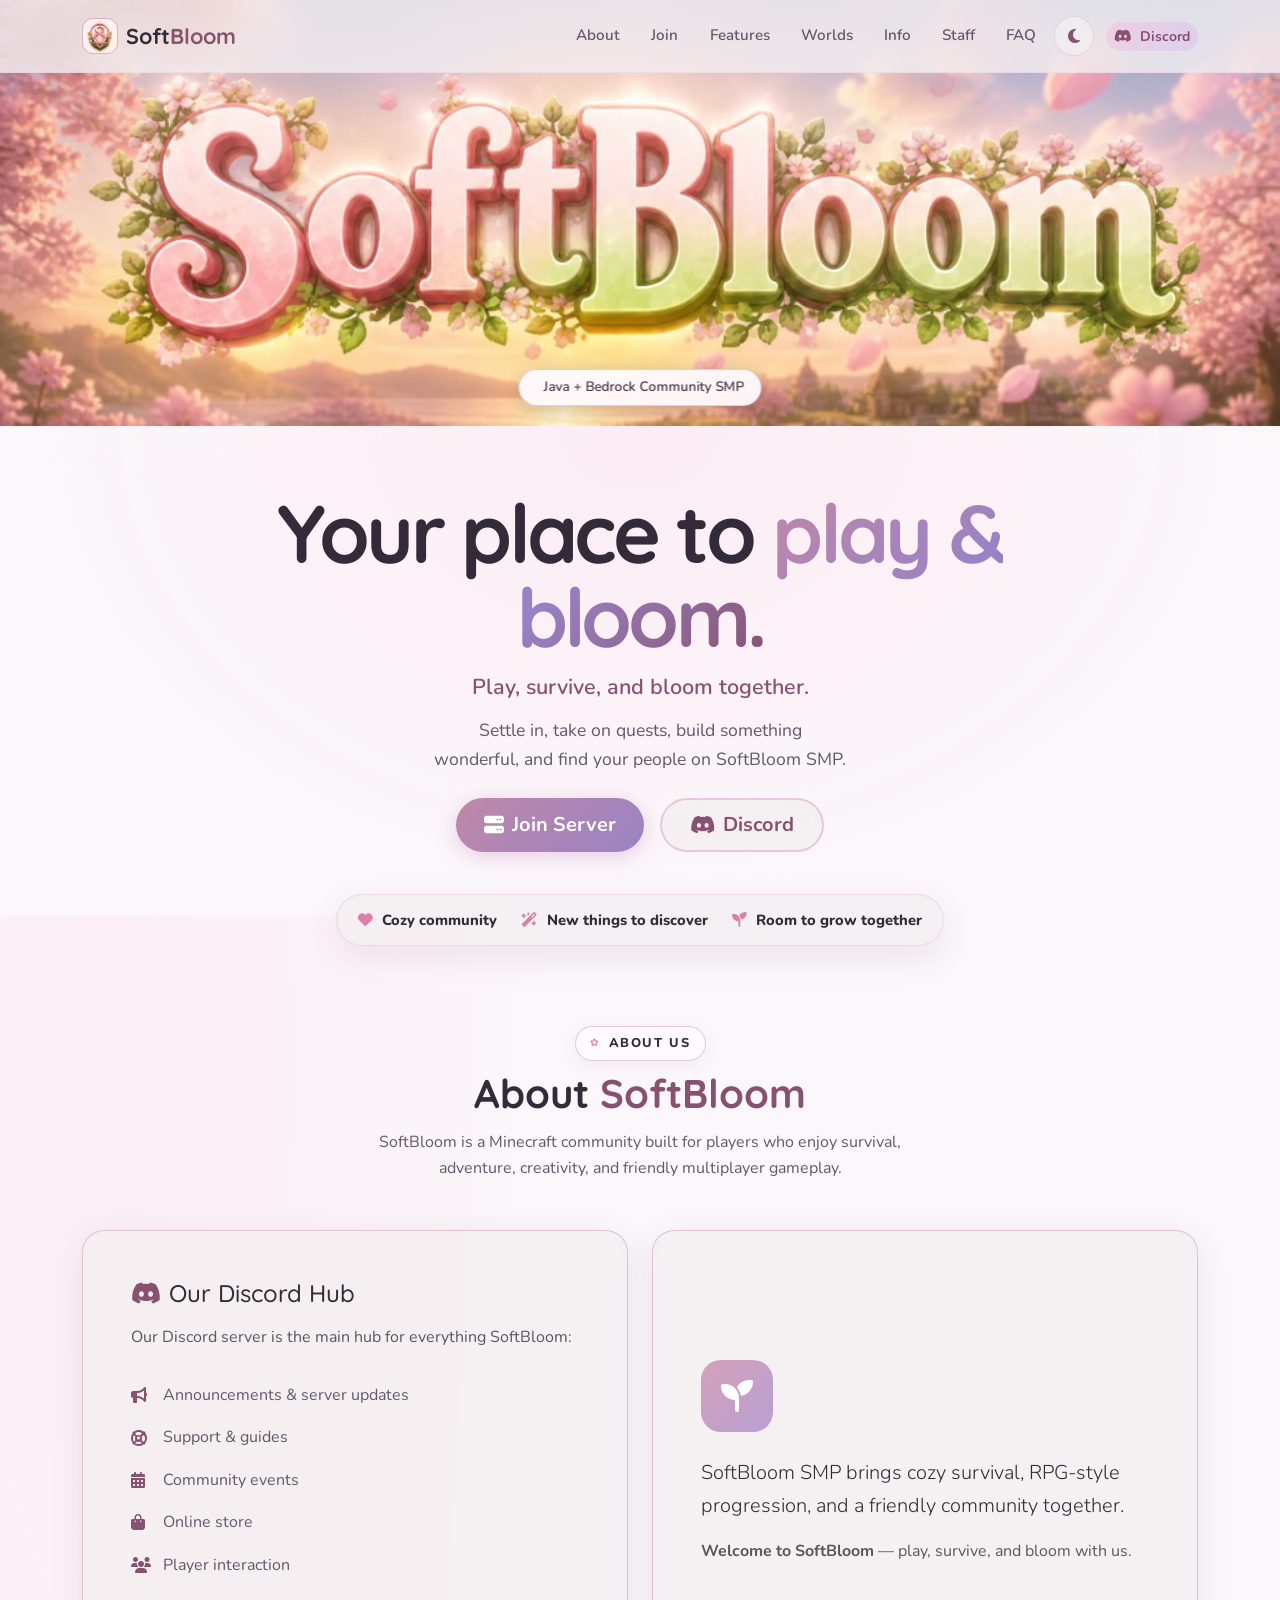
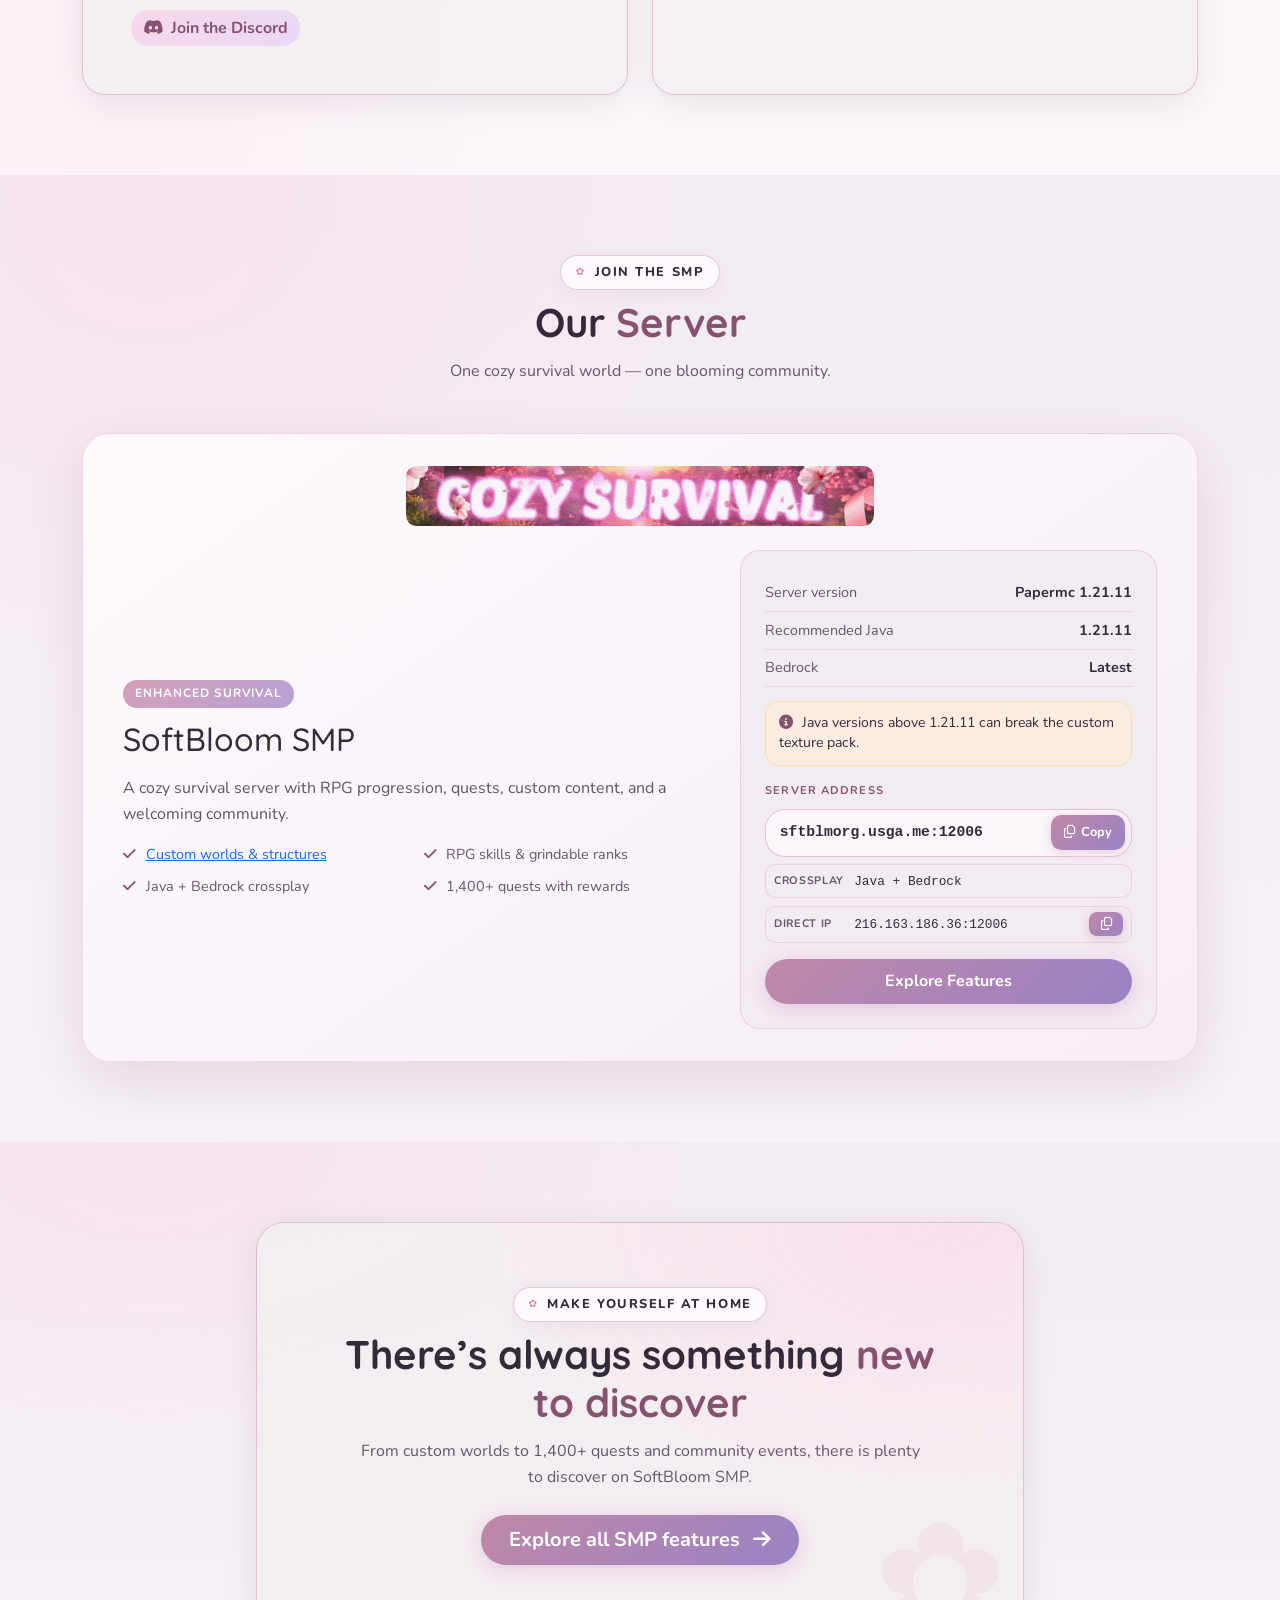
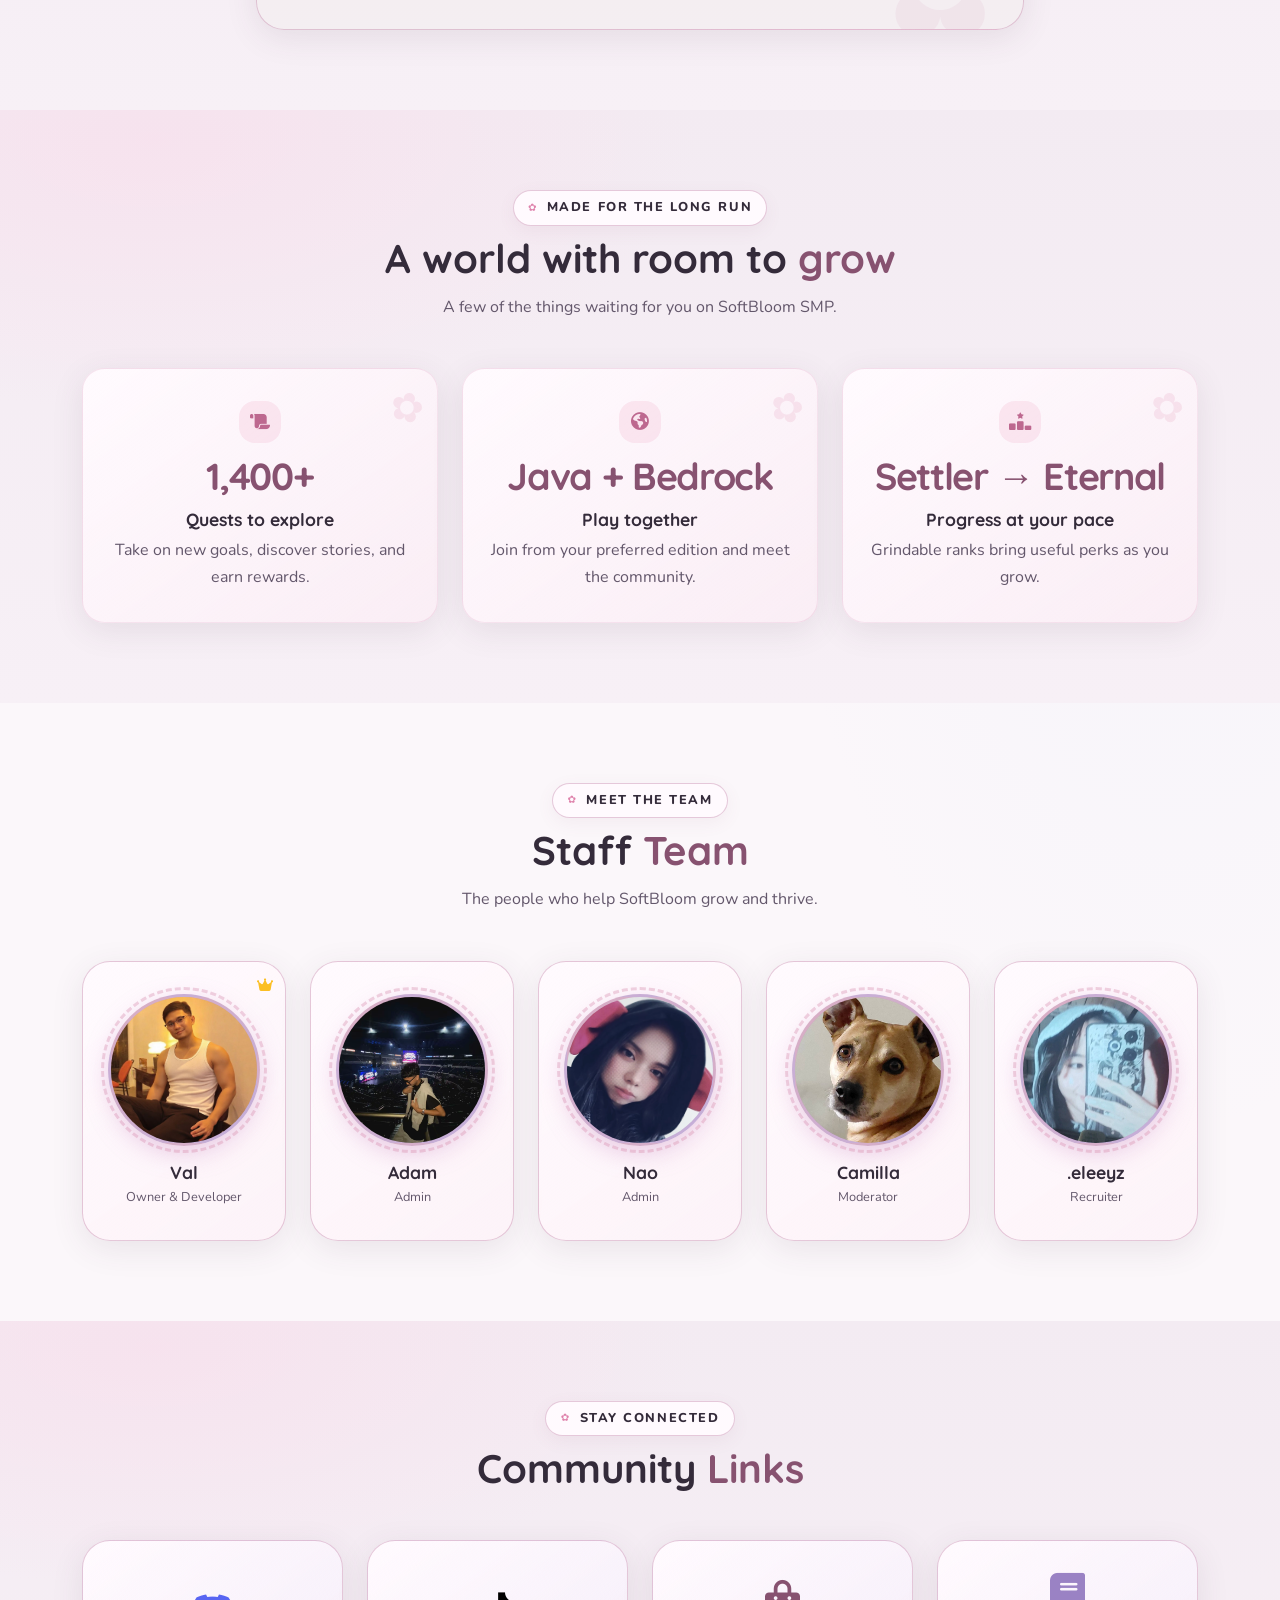
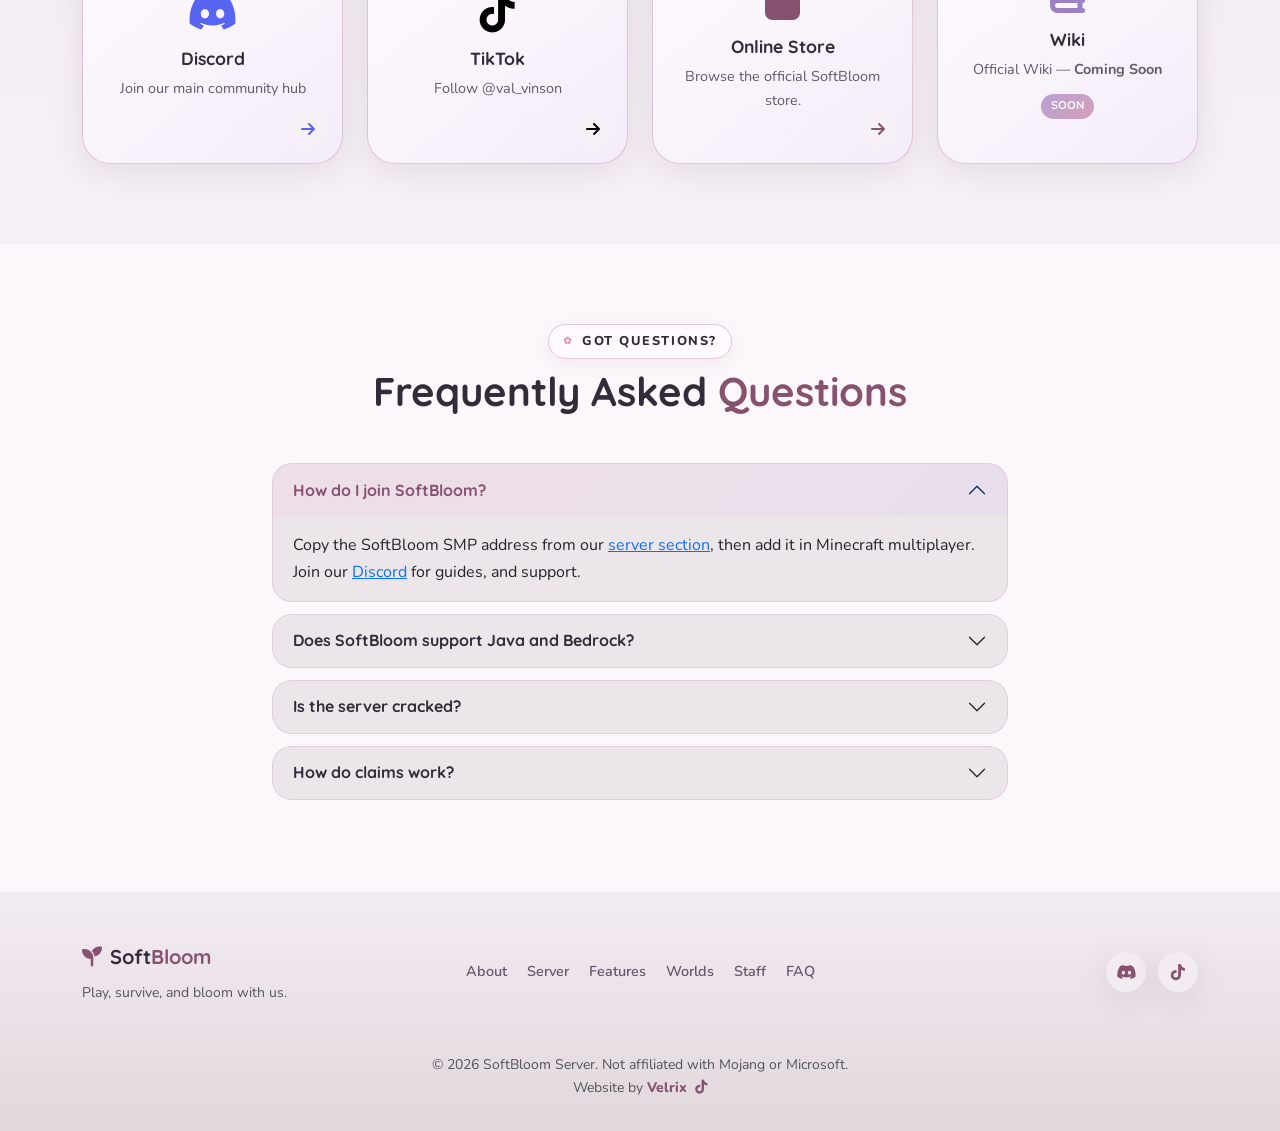
<file: index.html>
<!DOCTYPE html>
<html lang="en" data-theme="light">
<head>
  <meta charset="UTF-8">
  <meta name="viewport" content="width=device-width, initial-scale=1.0">
  <meta name="description" content="Join SoftBloom SMP: a cozy, community-first Minecraft survival server with 1,400+ quests, custom worlds, Java and Bedrock crossplay, and more.">
  <title>SoftBloom SMP — Play, Survive, and Bloom Together</title>
  <link rel="icon" href="logo/SoftBloom_Logo2.png" type="image/png">

  <link rel="preconnect" href="https://fonts.googleapis.com">
  <link rel="preconnect" href="https://fonts.gstatic.com" crossorigin>
  <link href="https://fonts.googleapis.com/css2?family=Nunito:wght@400;600;700;800&family=Quicksand:wght@500;600;700&display=swap" rel="stylesheet">

  <link href="https://cdn.jsdelivr.net/npm/bootstrap@5.3.3/dist/css/bootstrap.min.css" rel="stylesheet" integrity="sha384-QWTKZyjpPEjISv5WaRU9OFeRpok6YctnYmDr5pNlyT2bRjXh0JMhjY6hW+ALEwIH" crossorigin="anonymous">
  <link href="https://cdn.jsdelivr.net/npm/aos@2.3.4/dist/aos.css" rel="stylesheet">
  <link href="https://cdnjs.cloudflare.com/ajax/libs/font-awesome/6.5.2/css/all.min.css" rel="stylesheet">

  <link rel="stylesheet" href="css/style.css">
  <meta name="color-scheme" content="light dark">
  <meta name="theme-color" content="#fbf7fa">
  <script>
    (function () {
      var stored = localStorage.getItem("softbloom-theme");
      var prefersDark = window.matchMedia("(prefers-color-scheme: dark)").matches;
      var theme = stored === "dark" || stored === "light" ? stored : prefersDark ? "dark" : "light";
      document.documentElement.setAttribute("data-theme", theme);
    })();
  </script>
</head>
<body>

  <div class="scroll-progress" aria-hidden="true"></div>
  <div class="petal-layer" aria-hidden="true"></div>
  <div class="particle-field" aria-hidden="true"></div>

  <!-- Navbar -->
  <nav class="navbar navbar-expand-lg fixed-top glass-nav" id="mainNav">
    <div class="container">
      <a class="navbar-brand d-flex align-items-center gap-2" href="#hero">
        <span class="brand-icon brand-logo-wrap"><img src="logo/SoftBloom_Logo2.png" class="brand-logo" alt="" aria-hidden="true"></span>
        <span class="brand-text">Soft<span class="text-accent">Bloom</span></span>
      </a>
      <button class="navbar-toggler border-0 shadow-none" type="button" data-bs-toggle="collapse" data-bs-target="#navMenu" aria-controls="navMenu" aria-expanded="false" aria-label="Toggle navigation">
        <span class="navbar-toggler-icon"></span>
      </button>
      <div class="collapse navbar-collapse" id="navMenu">
        <ul class="navbar-nav ms-auto align-items-lg-center gap-lg-1">
          <li class="nav-item"><a class="nav-link" href="#about">About</a></li>
          <li class="nav-item"><a class="nav-link" href="#servers">Join</a></li>
          <li class="nav-item"><a class="nav-link" href="features.html">Features</a></li>
          <li class="nav-item"><a class="nav-link" href="worlds.html">Worlds</a></li>
          <li class="nav-item"><a class="nav-link" href="#info">Info</a></li>
          <li class="nav-item"><a class="nav-link" href="#staff">Staff</a></li>
          <li class="nav-item"><a class="nav-link" href="#faq">FAQ</a></li>
          <li class="nav-item">
            <button type="button" class="btn btn-theme-toggle" id="themeToggle" aria-label="Switch to dark mode" title="Toggle dark mode">
              <i class="fa-solid fa-moon theme-icon-dark" aria-hidden="true"></i>
              <i class="fa-solid fa-sun theme-icon-light" aria-hidden="true"></i>
            </button>
          </li>
          <li class="nav-item ms-lg-2">
            <a class="btn btn-soft btn-sm" href="https://dsc.gg/softbloom" target="_blank" rel="noopener noreferrer">
              <i class="fa-brands fa-discord me-1"></i> Discord
            </a>
          </li>
        </ul>
      </div>
    </div>
  </nav>

  <!-- Hero -->
  <header id="hero" class="hero-section">
    <div class="hero-bg">
      <img src="logo/banner.png" alt="SoftBloom floral banner" class="hero-banner-bg" width="1920" height="600" loading="eager" fetchpriority="high">
      <span class="hero-badge"><i class="fa-solid fa-sparkles" aria-hidden="true"></i> Java + Bedrock Community SMP</span>
    </div>
  </header>

  <section class="hero-intro">
    <div class="container hero-content">
      <div class="row justify-content-center text-center">
        <div class="col-lg-10" data-aos="fade-up" data-aos-duration="900">
          <h1 class="hero-title"><span class="visually-hidden">SoftBloom SMP: </span>Your place to <span class="gradient-text">play &amp; bloom.</span></h1>
          <p class="hero-tagline lead">Play, survive, and bloom together.</p>
          <p class="hero-desc mx-auto">Settle in, take on quests, build something wonderful, and find your people on SoftBloom SMP.</p>
          <div class="hero-actions d-flex flex-wrap justify-content-center gap-3 mt-4">
            <a href="#servers" class="btn btn-primary-soft btn-lg"><i class="fa-solid fa-server me-2" aria-hidden="true"></i>Join Server</a>
            <a href="https://dsc.gg/softbloom" class="btn btn-outline-soft btn-lg" target="_blank" rel="noopener noreferrer"><i class="fa-brands fa-discord me-2" aria-hidden="true"></i>Discord</a>
          </div>
        </div>
      </div>
    </div>
  </section>

  <section class="featured-community" data-visible-through="2026-09-28" hidden aria-labelledby="community-spotlight-title">
    <div class="container">
      <div class="section-header text-center mb-4">
        <span class="section-label">Community Spotlight</span>
        <h2 class="section-title" id="community-spotlight-title">SoftBloom, <span class="text-accent">together</span></h2>
      </div>
      <figure class="featured-community-figure mb-0">
        <img src="pictures/community-spotlight.jpg" alt="SoftBloom players gathered together beneath the night sky" class="featured-community-image" width="1920" height="1080" loading="lazy">
        <figcaption>A little snapshot of the SoftBloom community.</figcaption>
      </figure>
    </div>
  </section><div class="bloom-ribbon container" aria-label="SoftBloom community highlights"><span><i class="fa-solid fa-heart" aria-hidden="true"></i> Cozy community</span><span><i class="fa-solid fa-wand-magic-sparkles" aria-hidden="true"></i> New things to discover</span><span><i class="fa-solid fa-seedling" aria-hidden="true"></i> Room to grow together</span></div>

<main>

    <!-- About -->
    <section id="about" class="section-padding">
      <div class="container">
        <div class="section-header text-center mb-5" data-aos="fade-up">
          <span class="section-label">About Us</span>
          <h2 class="section-title">About <span class="text-accent">SoftBloom</span></h2>
          <p class="section-subtitle mx-auto">
            SoftBloom is a Minecraft community built for players who enjoy survival, adventure, creativity, and friendly multiplayer gameplay.
          </p>
        </div>
        <div class="row g-4 align-items-stretch">
          <div class="col-lg-6" data-aos="fade-right" data-aos-delay="100">
            <div class="glass-card h-100 p-4 p-lg-5">
              <h3 class="h4 mb-3"><i class="fa-brands fa-discord text-accent me-2"></i>Our Discord Hub</h3>
              <p class="text-muted mb-4">Our Discord server is the main hub for everything SoftBloom:</p>
              <ul class="feature-list">
                <li><i class="fa-solid fa-bullhorn"></i> Announcements & server updates</li>
                <li><i class="fa-solid fa-life-ring"></i> Support & guides</li>
                <li><i class="fa-solid fa-calendar-days"></i> Community events</li>
                <li><i class="fa-solid fa-bag-shopping"></i> Online store</li>
                <li><i class="fa-solid fa-users"></i> Player interaction</li>
              </ul>
              <a class="btn btn-soft mt-4" href="https://dsc.gg/softbloom" target="_blank" rel="noopener noreferrer">
                <i class="fa-brands fa-discord me-2" aria-hidden="true"></i>Join the Discord
              </a>
            </div>
          </div>
          <div class="col-lg-6" data-aos="fade-left" data-aos-delay="200">
            <div class="glass-card h-100 p-4 p-lg-5 d-flex flex-column justify-content-center text-center text-lg-start">
              <div class="about-icon-wrap mx-auto mx-lg-0 mb-4">
                <i class="fa-solid fa-seedling"></i>
              </div>
              <p class="lead mb-3">
                SoftBloom SMP brings cozy survival, RPG-style progression, and a friendly community together.
              </p>
              <p class="text-muted mb-0">
                <strong>Welcome to SoftBloom</strong> — play, survive, and bloom with us.
              </p>
            </div>
          </div>
        </div>
      </div>
    </section>

    <!-- Server Overview -->
    <section id="servers" class="section-padding section-alt">
      <div class="container">
        <div class="section-header text-center mb-5" data-aos="fade-up">
          <span class="section-label">Join the SMP</span>
          <h2 class="section-title">Our <span class="text-accent">Server</span></h2>
          <p class="section-subtitle mx-auto">One cozy survival world — one blooming community.</p>
        </div>

        <div data-aos="fade-up" data-aos-delay="150">
          <!-- SoftBloom SMP -->
            <div class="server-card server-card-featured">
              <div class="server-card-banner-wrap"><img src="logo/softbloom.gif" alt="Animated SoftBloom banner" class="server-card-gif" width="468" height="60" loading="lazy"></div>
              <div class="row g-4 align-items-center">
                <div class="col-lg-7">
                  <span class="server-badge">Enhanced Survival</span>
                  <h3 class="h2 mb-3">SoftBloom SMP</h3>
                  <p class="text-muted">
                    A cozy survival server with RPG progression, quests, custom content, and a welcoming community.
                  </p>
                  <ul class="server-features-grid">
                    <li><i class="fa-solid fa-check"></i> <a href="worlds.html">Custom worlds &amp; structures</a></li>
                    <li><i class="fa-solid fa-check"></i> RPG skills & grindable ranks</li>
                    <li><i class="fa-solid fa-check"></i> Java + Bedrock crossplay</li>
                    <li><i class="fa-solid fa-check"></i> 1,400+ quests with rewards</li>
                  </ul>
                </div>
                <div class="col-lg-5">
                  <div class="server-info-panel">
                    <div class="info-row"><span>Server version</span><strong>Papermc 1.21.11</strong></div>
                    <div class="info-row"><span>Recommended Java</span><strong>1.21.11</strong></div>
                    <div class="info-row"><span>Bedrock</span><strong>Latest</strong></div>
<p class="version-note"><i class="fa-solid fa-circle-info" aria-hidden="true"></i> Java versions above 1.21.11 can break the custom texture pack.</p>
                    <div class="server-address mt-3">
                      <span class="server-address-label">Server address</span>
                      <div class="server-address-primary">
                        <div class="server-address-value">
                          <span class="address-host">sftblmorg.usga.me:12006</span>
                        </div>
                        <button type="button" class="btn btn-copy-address" data-copy="sftblmorg.usga.me:12006" aria-label="Copy server address">
                          <i class="fa-regular fa-copy" aria-hidden="true"></i><span>Copy</span>
                        </button>
                      </div>
                      <div class="server-address-secondary">
                        <span class="server-address-meta-label">Crossplay</span>
                        <span class="server-address-meta-value">Java + Bedrock</span>
                      </div>
                      <div class="server-address-secondary">
                        <span class="server-address-meta-label">Direct IP</span>
                        <span class="server-address-meta-value">216.163.186.36:12006</span>
                        <button type="button" class="btn btn-copy-address btn-copy-address-sm" data-copy="216.163.186.36:12006" aria-label="Copy direct IP">
                          <i class="fa-regular fa-copy" aria-hidden="true"></i>
                        </button>
                      </div>
                    </div>
                    <a href="features.html" class="btn btn-primary-soft w-100 mt-3">Explore Features</a>
                  </div>
                </div>
              </div>
            </div>
        </div>
      </div>
    </section>

    <!-- Feature page invitation -->
    <section class="section-padding section-alt">
      <div class="container">
        <div class="feature-invitation text-center" data-aos="fade-up">
          <span class="section-label">Make yourself at home</span>
          <h2 class="section-title">There’s always something <span class="text-accent">new to discover</span></h2>
          <p class="section-subtitle mx-auto mb-4">From custom worlds to 1,400+ quests and community events, there is plenty to discover on SoftBloom SMP.</p>
          <a class="btn btn-primary-soft btn-lg" href="features.html#features">Explore all SMP features <i class="fa-solid fa-arrow-right ms-2" aria-hidden="true"></i></a>
        </div>
      </div>
    </section>

    <!-- Server Highlights -->
    <section id="info" class="section-padding section-alt">
      <div class="container">
        <div class="section-header text-center mb-5" data-aos="fade-up">
          <span class="section-label">Made for the long run</span>
          <h2 class="section-title">A world with room to <span class="text-accent">grow</span></h2>
          <p class="section-subtitle mx-auto">A few of the things waiting for you on SoftBloom SMP.</p>
        </div>
        <div class="row g-4 justify-content-center">
          <div class="col-md-4" data-aos="fade-up" data-aos-delay="0">
            <article class="highlight-card h-100 text-center">
              <span class="highlight-icon" aria-hidden="true"><i class="fa-solid fa-scroll"></i></span>
              <span class="highlight-value">1,400+</span>
              <h3>Quests to explore</h3>
              <p>Take on new goals, discover stories, and earn rewards.</p>
            </article>
          </div>
          <div class="col-md-4" data-aos="fade-up" data-aos-delay="75">
            <article class="highlight-card h-100 text-center">
              <span class="highlight-icon" aria-hidden="true"><i class="fa-solid fa-earth-americas"></i></span>
              <span class="highlight-value">Java <span aria-hidden="true">+</span> Bedrock</span>
              <h3>Play together</h3>
              <p>Join from your preferred edition and meet the community.</p>
            </article>
          </div>
          <div class="col-md-4" data-aos="fade-up" data-aos-delay="150">
            <article class="highlight-card h-100 text-center">
              <span class="highlight-icon" aria-hidden="true"><i class="fa-solid fa-ranking-star"></i></span>
              <span class="highlight-value">Settler → Eternal</span>
              <h3>Progress at your pace</h3>
              <p>Grindable ranks bring useful perks as you grow.</p>
            </article>
          </div>
        </div>
      </div>
    </section>

    <!-- Staff -->
    <section id="staff" class="section-padding">
      <div class="container">
        <div class="section-header text-center mb-5" data-aos="fade-up">
          <span class="section-label">Meet the Team</span>
          <h2 class="section-title">Staff <span class="text-accent">Team</span></h2>
          <p class="section-subtitle mx-auto">The people who help SoftBloom grow and thrive.</p>
        </div>

        <div class="row g-4 justify-content-center">
          
          <div class="col-6 col-md-4 col-lg" data-aos="fade-up" data-aos-delay="0">
            <div class="staff-card">
              <div class="staff-avatar">
                <img src="staff/val.png" alt="Val" />
              </div>
              <h3 class="staff-name">Val</h3>
              <p class="staff-role">Owner & Developer</p>
              <span class="staff-badge"><i class="fa-solid fa-crown"></i></span>
            </div>
          </div>


          <div class="col-6 col-md-4 col-lg" data-aos="fade-up" data-aos-delay="50">
            <div class="staff-card">
              <div class="staff-avatar">
                <img src="staff/adam.png" alt="Adam" />
              </div>
              <h3 class="staff-name">Adam</h3>
              <p class="staff-role">Admin</p>
            </div>
          </div>
          <div class="col-6 col-md-4 col-lg" data-aos="fade-up" data-aos-delay="100">
            <div class="staff-card">
              <div class="staff-avatar">
                <img src="staff/naomi.png" alt="Nao" />
              </div>
              <h3 class="staff-name">Nao</h3>
              <p class="staff-role">Admin</p>
            </div>
          </div>
          <div class="col-6 col-md-4 col-lg" data-aos="fade-up" data-aos-delay="150">
            <div class="staff-card">
              <div class="staff-avatar">
                <img src="staff/camilla.png" alt="Camilla" />
              </div>
              <h3 class="staff-name">Camilla</h3>
              <p class="staff-role">Moderator</p>
            </div>
          </div>
          <div class="col-6 col-md-4 col-lg" data-aos="fade-up" data-aos-delay="200">
            <div class="staff-card">
              <div class="staff-avatar">
                <img src="staff/eleeyz.png" alt="eleeyz" />
              </div>
              <h3 class="staff-name">.eleeyz</h3>
              <p class="staff-role">Recruiter</p>
            </div>
          </div>
        </div>
      </div>
    </section>

    <!-- Community -->
    <section id="community" class="section-padding section-alt">
      <div class="container">
        <div class="section-header text-center mb-5" data-aos="fade-up">
          <span class="section-label">Stay Connected</span>
          <h2 class="section-title">Community <span class="text-accent">Links</span></h2>
        </div>
        <div class="row g-4 justify-content-center">
          <div class="col-md-6 col-lg-3" data-aos="fade-up" data-aos-delay="0">
            <a href="https://dsc.gg/softbloom" class="community-card community-discord" target="_blank" rel="noopener noreferrer">
              <i class="fa-brands fa-discord"></i>
              <h4>Discord</h4>
              <p>Join our main community hub</p>
              <span class="link-arrow"><i class="fa-solid fa-arrow-right"></i></span>
            </a>
          </div>
          <div class="col-md-6 col-lg-3" data-aos="fade-up" data-aos-delay="50">
            <a href="https://www.tiktok.com/@val_vinson" class="community-card community-tiktok" target="_blank" rel="noopener noreferrer">
              <i class="fa-brands fa-tiktok"></i>
              <h4>TikTok</h4>
              <p>Follow @val_vinson</p>
              <span class="link-arrow"><i class="fa-solid fa-arrow-right"></i></span>
            </a>
          </div>
          <div class="col-md-6 col-lg-3" data-aos="fade-up" data-aos-delay="100">
            <a href="https://softbloom.craftingstore.net/" class="community-card community-shop" target="_blank" rel="noopener noreferrer">
              <i class="fa-solid fa-bag-shopping"></i>
              <h4>Online Store</h4>
              <p>Browse the official SoftBloom store.</p>
              <span class="link-arrow"><i class="fa-solid fa-arrow-right"></i></span>
            </a>
          </div>
          <div class="col-md-6 col-lg-3" data-aos="fade-up" data-aos-delay="150">
            <div class="community-card community-wiki">
              <i class="fa-solid fa-book"></i>
              <h4>Wiki</h4>
              <p class="mb-0">Official Wiki — <strong>Coming Soon</strong></p>
              <span class="badge-coming">Soon</span>
            </div>
          </div>
        </div>
      </div>
    </section>

    <!-- FAQ -->
    <section id="faq" class="section-padding">
      <div class="container">
        <div class="section-header text-center mb-5" data-aos="fade-up">
          <span class="section-label">Got Questions?</span>
          <h2 class="section-title">Frequently Asked <span class="text-accent">Questions</span></h2>
        </div>
        <div class="row justify-content-center">
          <div class="col-lg-8" data-aos="fade-up" data-aos-delay="100">
            <div class="accordion soft-accordion" id="faqAccordion">
              <div class="accordion-item">
                <h2 class="accordion-header">
                  <button class="accordion-button" type="button" data-bs-toggle="collapse" data-bs-target="#faq-1" aria-expanded="true">
                    How do I join SoftBloom?
                  </button>
                </h2>
                <div class="accordion-collapse collapse show" id="faq-1" data-bs-parent="#faqAccordion">
                  <div class="accordion-body">
                    Copy the SoftBloom SMP address from our <a href="#servers">server section</a>, then add it in Minecraft multiplayer. Join our <a href="https://dsc.gg/softbloom" target="_blank" rel="noopener">Discord</a> for guides, and support.
                  </div>
                </div>
              </div>
              <div class="accordion-item">
                <h2 class="accordion-header">
                  <button class="accordion-button collapsed" type="button" data-bs-toggle="collapse" data-bs-target="#faq-2">
                    Does SoftBloom support Java and Bedrock?
                  </button>
                </h2>
                <div class="accordion-collapse collapse" id="faq-2" data-bs-parent="#faqAccordion">
                  <div class="accordion-body">
                    Yes! SoftBloom SMP supports Java 1.21.11 and Bedrock (Latest) with crossplay.
                  </div>
                </div>
              </div>
              <div class="accordion-item">
                <h2 class="accordion-header">
                  <button class="accordion-button collapsed" type="button" data-bs-toggle="collapse" data-bs-target="#faq-3">
                    Is the server cracked?
                  </button>
                </h2>
                <div class="accordion-collapse collapse" id="faq-3" data-bs-parent="#faqAccordion">
                  <div class="accordion-body">
                    SoftBloom uses login protection and Discord integration for a secure experience. Please check announcements in our Discord server.
                  </div>
                </div>
              </div>
              <div class="accordion-item">
                <h2 class="accordion-header">
                  <button class="accordion-button collapsed" type="button" data-bs-toggle="collapse" data-bs-target="#faq-4">
                    How do claims work?
                  </button>
                </h2>
                <div class="accordion-collapse collapse" id="faq-4" data-bs-parent="#faqAccordion">
                  <div class="accordion-body">
                    SoftBloom SMP features land claiming and anti-grief protection. Use the in-game claiming system to protect your builds. Ask in Discord if you need help getting started.
                  </div>
                </div>
              </div>
              
          </div>
        </div>
      </div>
      </div>
    </section>

  </main>

  <!-- Footer -->
  <footer class="site-footer">
    <div class="container">
      <div class="row g-4 align-items-center">
        <div class="col-lg-4 text-center text-lg-start">
          <a href="#hero" class="footer-brand d-inline-flex align-items-center gap-2 mb-2">
            <i class="fa-solid fa-seedling"></i>
            <span>Soft<span class="text-accent">Bloom</span></span>
          </a>
          <p class="small text-muted mb-0">Play, survive, and bloom with us.</p>
        </div>
        <div class="col-lg-4 text-center">
          <nav class="footer-nav" aria-label="Footer navigation">
            <a href="#about">About</a>
            <a href="#servers">Server</a>
            <a href="features.html">Features</a><a href="worlds.html">Worlds</a>
            <a href="#staff">Staff</a>
            <a href="#faq">FAQ</a>
          </nav>
        </div>
        <div class="col-lg-4 text-center text-lg-end">
          <div class="footer-social">
            <a href="https://dsc.gg/softbloom" target="_blank" rel="noopener noreferrer" aria-label="Discord"><i class="fa-brands fa-discord"></i></a>
            <a href="https://www.tiktok.com/@val_vinson" target="_blank" rel="noopener noreferrer" aria-label="TikTok"><i class="fa-brands fa-tiktok"></i></a>
          </div>
        </div>
      </div>
      <hr class="footer-divider">
      <p class="text-center small text-muted mb-0">
        &copy; <span id="year"></span> SoftBloom Server. Not affiliated with Mojang or Microsoft. <br>
        Website by <a class="footer-credit" href="https://www.tiktok.com/@v3irix" target="_blank" rel="noopener noreferrer" aria-label="Follow Velrix on TikTok">Velrix <i class="fa-brands fa-tiktok ms-1" aria-hidden="true"></i></a>
      </p>
    </div>
  </footer>

  <!-- Back to top -->
  <button type="button" class="back-to-top" id="backToTop" aria-label="Back to top">
    <i class="fa-solid fa-chevron-up"></i>
  </button>

  <!-- Toast for copy -->
  <div class="toast-container position-fixed bottom-0 end-0 p-3">
    <div id="copyToast" class="toast align-items-center border-0" role="alert" aria-live="assertive" aria-atomic="true">
      <div class="d-flex">
        <div class="toast-body">
          <i class="fa-solid fa-check text-success me-2"></i> Copied to clipboard!
        </div>
        <button type="button" class="btn-close btn-close-white me-2 m-auto" data-bs-dismiss="toast" aria-label="Close"></button>
      </div>
    </div>
  </div>

  <!-- Page loader -->
  <div class="page-loader" id="pageLoader" aria-hidden="true">
    <div class="loader-bloom">
      <i class="fa-solid fa-seedling"></i>
    </div>
  </div>

  <script src="https://cdn.jsdelivr.net/npm/bootstrap@5.3.3/dist/js/bootstrap.bundle.min.js" integrity="sha384-YvpcrYf0tY3lHB60NNkmXc5s9fDVZLESaAA55NDzOxhy9GkcIdslK1eN7N6jIeHz" crossorigin="anonymous"></script>
  <script src="https://cdn.jsdelivr.net/npm/aos@2.3.4/dist/aos.js"></script>
  <script src="js/main.js"></script>
</body>
</html>
</file>
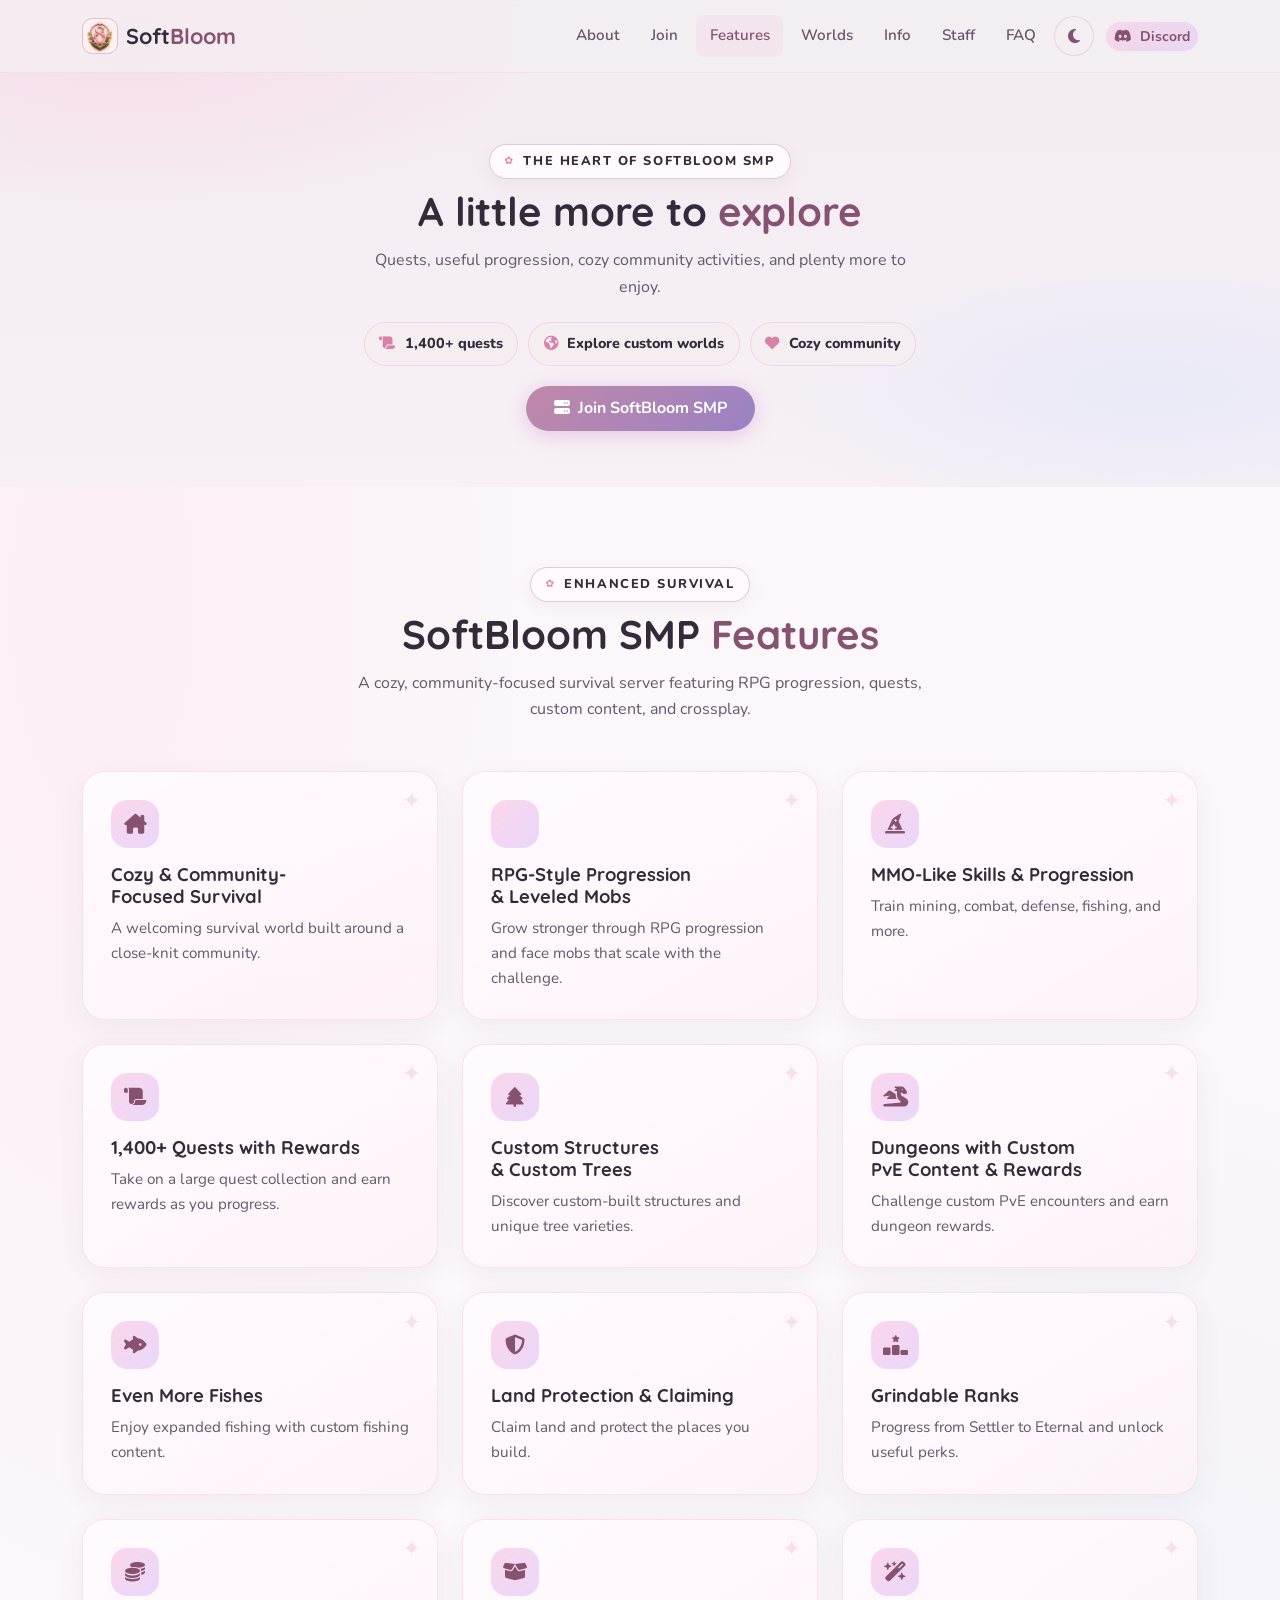
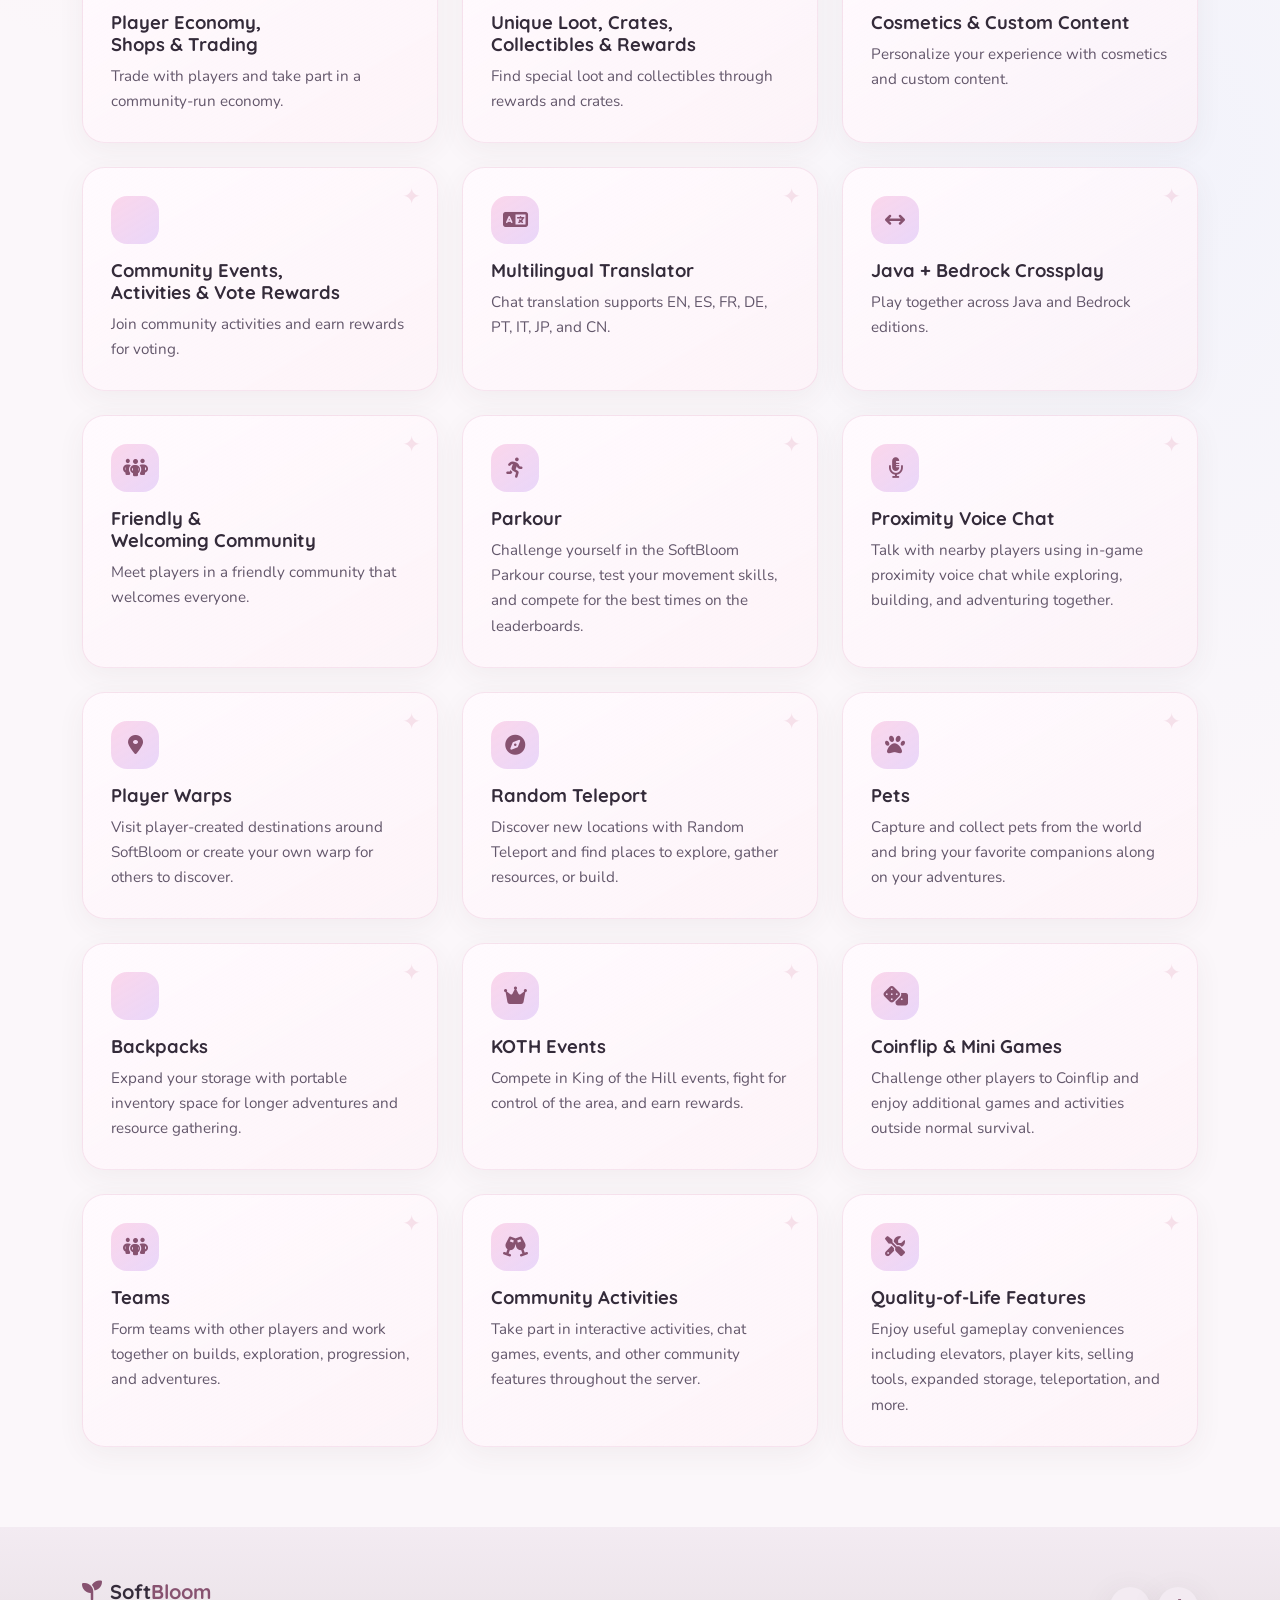
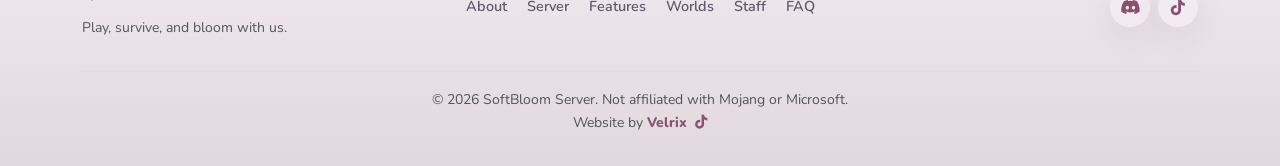
<file: features.html>
<!DOCTYPE html>
<html lang="en" data-theme="light">
<head>
  <meta charset="UTF-8">
  <meta name="viewport" content="width=device-width, initial-scale=1.0">
  <meta name="description" content="Explore SoftBloom SMP features including quests, skills, ranks, parkour, proximity voice chat, community activities, Java and Bedrock crossplay, and more.">
  <meta name="theme-color" content="#fbf7fa">
  <title>SoftBloom SMP Features | SoftBloom</title>
  <link rel="icon" href="logo/SoftBloom_Logo2.png" type="image/png">
  <link rel="preconnect" href="https://fonts.googleapis.com">
  <link rel="preconnect" href="https://fonts.gstatic.com" crossorigin>
  <link href="https://fonts.googleapis.com/css2?family=Nunito:wght@400;600;700;800&family=Quicksand:wght@500;600;700&display=swap" rel="stylesheet">
  <link href="https://cdn.jsdelivr.net/npm/bootstrap@5.3.3/dist/css/bootstrap.min.css" rel="stylesheet" integrity="sha384-QWTKZyjpPEjISv5WaRU9OFeRpok6YctnYmDr5pNlyT2bRjXh0JMhjY6hW+ALEwIH" crossorigin="anonymous">
  <link href="https://cdn.jsdelivr.net/npm/aos@2.3.4/dist/aos.css" rel="stylesheet">
  <link href="https://cdnjs.cloudflare.com/ajax/libs/font-awesome/6.5.2/css/all.min.css" rel="stylesheet">
  <link rel="stylesheet" href="css/style.css">
  <meta name="color-scheme" content="light dark">
  <script>(function(){var stored=localStorage.getItem("softbloom-theme");var prefersDark=window.matchMedia("(prefers-color-scheme: dark)").matches;document.documentElement.setAttribute("data-theme",stored==="dark"||stored==="light"?stored:prefersDark?"dark":"light");})();</script>
</head>
<body>
  <div class="scroll-progress" aria-hidden="true"></div><div class="petal-layer" aria-hidden="true"></div><div class="particle-field" aria-hidden="true"></div>
  <nav class="navbar navbar-expand-lg fixed-top glass-nav" id="mainNav">
    <div class="container">
      <a class="navbar-brand d-flex align-items-center gap-2" href="index.html#hero">
        <span class="brand-icon brand-logo-wrap"><img src="logo/SoftBloom_Logo2.png" class="brand-logo" alt="" aria-hidden="true"></span>
        <span class="brand-text">Soft<span class="text-accent">Bloom</span></span>
      </a>
      <button class="navbar-toggler border-0 shadow-none" type="button" data-bs-toggle="collapse" data-bs-target="#navMenu" aria-controls="navMenu" aria-expanded="false" aria-label="Toggle navigation">
        <span class="navbar-toggler-icon"></span>
      </button>
      <div class="collapse navbar-collapse" id="navMenu">
        <ul class="navbar-nav ms-auto align-items-lg-center gap-lg-1">
          <li class="nav-item"><a class="nav-link" href="index.html#about">About</a></li>
          <li class="nav-item"><a class="nav-link" href="index.html#servers">Join</a></li>
          <li class="nav-item"><a class="nav-link active" href="features.html" aria-current="page">Features</a></li>
          <li class="nav-item"><a class="nav-link" href="worlds.html">Worlds</a></li>
          <li class="nav-item"><a class="nav-link" href="index.html#info">Info</a></li>
          <li class="nav-item"><a class="nav-link" href="index.html#staff">Staff</a></li>
          <li class="nav-item"><a class="nav-link" href="index.html#faq">FAQ</a></li>
          <li class="nav-item">
            <button type="button" class="btn btn-theme-toggle" id="themeToggle" aria-label="Switch to dark mode" title="Toggle dark mode">
              <i class="fa-solid fa-moon theme-icon-dark" aria-hidden="true"></i>
              <i class="fa-solid fa-sun theme-icon-light" aria-hidden="true"></i>
            </button>
          </li>
          <li class="nav-item ms-lg-2"><a class="btn btn-soft btn-sm" href="https://dsc.gg/softbloom" target="_blank" rel="noopener noreferrer"><i class="fa-brands fa-discord me-1"></i> Discord</a></li>
        </ul>
      </div>
    </div>
  </nav>
  <header class="page-hero section-alt">
    <div class="container text-center" data-aos="fade-up">
      <span class="section-label">The heart of SoftBloom SMP</span>
      <h1 class="section-title">A little more to <span class="text-accent">explore</span></h1>
      <p class="section-subtitle mx-auto">Quests, useful progression, cozy community activities, and plenty more to enjoy.</p>
      <div class="feature-stamps" aria-label="SoftBloom SMP highlights">
        <span><i class="fa-solid fa-scroll" aria-hidden="true"></i> 1,400+ quests</span>
        <a href="worlds.html"><i class="fa-solid fa-earth-americas" aria-hidden="true"></i> Explore custom worlds</a>
        <span><i class="fa-solid fa-heart" aria-hidden="true"></i> Cozy community</span>
      </div>
      <a class="btn btn-primary-soft mt-3" href="index.html#servers"><i class="fa-solid fa-server me-2" aria-hidden="true"></i>Join SoftBloom SMP</a>
    </div>
  </header>
  <main>
    <!-- SoftBloom SMP Features -->
    <section id="features" class="section-padding">
      <div class="container">
        <div class="section-header text-center mb-5" data-aos="fade-up">
          <span class="section-label">Enhanced Survival</span>
          <h2 class="section-title">SoftBloom SMP <span class="text-accent">Features</span></h2>
          <p class="section-subtitle mx-auto">
            A cozy, community-focused survival server featuring RPG progression, quests, custom content, and crossplay.
          </p>
        </div>

        <div class="row g-4">
          <div class="col-md-6 col-lg-4" data-aos="fade-up" data-aos-delay="0">
            <div class="feature-card h-100">
              <div class="feature-icon"><i class="fa-solid fa-house-chimney"></i></div>
              <h3>Cozy & Community-Focused Survival</h3>
              <p class="mb-0">A welcoming survival world built around a close-knit community.</p>
            </div>
          </div>
          <div class="col-md-6 col-lg-4" data-aos="fade-up" data-aos-delay="50">
            <div class="feature-card h-100">
              <div class="feature-icon"><i class="fa-solid fa-swords"></i></div>
              <h3>RPG-Style Progression & Leveled Mobs</h3>
              <p class="mb-0">Grow stronger through RPG progression and face mobs that scale with the challenge.</p>
            </div>
          </div>
          <div class="col-md-6 col-lg-4" data-aos="fade-up" data-aos-delay="100">
            <div class="feature-card h-100">
              <div class="feature-icon"><i class="fa-solid fa-hat-wizard"></i></div>
              <h3>MMO-Like Skills & Progression</h3>
              <p class="mb-0">Train mining, combat, defense, fishing, and more.</p>
            </div>
          </div>
          <div class="col-md-6 col-lg-4" data-aos="fade-up" data-aos-delay="0">
            <div class="feature-card h-100">
              <div class="feature-icon"><i class="fa-solid fa-scroll"></i></div>
              <h3>1,400+ Quests with Rewards</h3>
              <p class="mb-0">Take on a large quest collection and earn rewards as you progress.</p>
            </div>
          </div>
          <div class="col-md-6 col-lg-4" data-aos="fade-up" data-aos-delay="50">
            <div class="feature-card h-100">
              <div class="feature-icon"><i class="fa-solid fa-tree"></i></div>
              <h3>Custom Structures & Custom Trees</h3>
              <p class="mb-0">Discover custom-built structures and unique tree varieties.</p>
            </div>
          </div>
          <div class="col-md-6 col-lg-4" data-aos="fade-up" data-aos-delay="0">
            <div class="feature-card h-100">
              <div class="feature-icon"><i class="fa-solid fa-dragon"></i></div>
              <h3>Dungeons with Custom PvE Content & Rewards</h3>
              <p class="mb-0">Challenge custom PvE encounters and earn dungeon rewards.</p>
            </div>
          </div>
          <div class="col-md-6 col-lg-4" data-aos="fade-up" data-aos-delay="50">
            <div class="feature-card h-100">
              <div class="feature-icon"><i class="fa-solid fa-fish-fins"></i></div>
              <h3>Even More Fishes</h3>
              <p class="mb-0">Enjoy expanded fishing with custom fishing content.</p>
            </div>
          </div>
          <div class="col-md-6 col-lg-4" data-aos="fade-up" data-aos-delay="100">
            <div class="feature-card h-100">
              <div class="feature-icon"><i class="fa-solid fa-shield-halved"></i></div>
              <h3>Land Protection & Claiming</h3>
              <p class="mb-0">Claim land and protect the places you build.</p>
            </div>
          </div>
          <div class="col-md-6 col-lg-4" data-aos="fade-up" data-aos-delay="0">
            <div class="feature-card h-100">
              <div class="feature-icon"><i class="fa-solid fa-ranking-star"></i></div>
              <h3>Grindable Ranks</h3>
              <p class="mb-0">Progress from Settler to Eternal and unlock useful perks.</p>
            </div>
          </div>
          <div class="col-md-6 col-lg-4" data-aos="fade-up" data-aos-delay="50">
            <div class="feature-card h-100">
              <div class="feature-icon"><i class="fa-solid fa-coins"></i></div>
              <h3>Player Economy, Shops & Trading</h3>
              <p class="mb-0">Trade with players and take part in a community-run economy.</p>
            </div>
          </div>
          <div class="col-md-6 col-lg-4" data-aos="fade-up" data-aos-delay="100">
            <div class="feature-card h-100">
              <div class="feature-icon"><i class="fa-solid fa-box-open"></i></div>
              <h3>Unique Loot, Crates, Collectibles & Rewards</h3>
              <p class="mb-0">Find special loot and collectibles through rewards and crates.</p>
            </div>
          </div>
          <div class="col-md-6 col-lg-4" data-aos="fade-up" data-aos-delay="0">
            <div class="feature-card h-100">
              <div class="feature-icon"><i class="fa-solid fa-wand-magic-sparkles"></i></div>
              <h3>Cosmetics & Custom Content</h3>
              <p class="mb-0">Personalize your experience with cosmetics and custom content.</p>
            </div>
          </div>
          <div class="col-md-6 col-lg-4" data-aos="fade-up" data-aos-delay="50">
            <div class="feature-card h-100">
              <div class="feature-icon"><i class="fa-solid fa-calendar-star"></i></div>
              <h3>Community Events, Activities & Vote Rewards</h3>
              <p class="mb-0">Join community activities and earn rewards for voting.</p>
            </div>
          </div>
          <div class="col-md-6 col-lg-4" data-aos="fade-up" data-aos-delay="100">
            <div class="feature-card h-100">
              <div class="feature-icon"><i class="fa-solid fa-language"></i></div>
              <h3>Multilingual Translator</h3>
              <p class="mb-0">Chat translation supports EN, ES, FR, DE, PT, IT, JP, and CN.</p>
            </div>
          </div>
          <div class="col-md-6 col-lg-4" data-aos="fade-up" data-aos-delay="0">
            <div class="feature-card h-100">
              <div class="feature-icon"><i class="fa-solid fa-arrows-left-right"></i></div>
              <h3>Java + Bedrock Crossplay</h3>
              <p class="mb-0">Play together across Java and Bedrock editions.</p>
            </div>
          </div>
          <div class="col-md-6 col-lg-4" data-aos="fade-up" data-aos-delay="50">
            <div class="feature-card h-100">
              <div class="feature-icon"><i class="fa-solid fa-people-group"></i></div>
              <h3>Friendly & Welcoming Community</h3>
              <p class="mb-0">Meet players in a friendly community that welcomes everyone.</p>
            </div>
          </div>
          <div class="col-md-6 col-lg-4" data-aos="fade-up" data-aos-delay="0"><div class="feature-card h-100"><div class="feature-icon"><i class="fa-solid fa-person-running"></i></div><h3>Parkour</h3><p class="mb-0">Challenge yourself in the SoftBloom Parkour course, test your movement skills, and compete for the best times on the leaderboards.</p></div></div>
          <div class="col-md-6 col-lg-4" data-aos="fade-up" data-aos-delay="50"><div class="feature-card h-100"><div class="feature-icon"><i class="fa-solid fa-microphone-lines"></i></div><h3>Proximity Voice Chat</h3><p class="mb-0">Talk with nearby players using in-game proximity voice chat while exploring, building, and adventuring together.</p></div></div>
          <div class="col-md-6 col-lg-4" data-aos="fade-up" data-aos-delay="100"><div class="feature-card h-100"><div class="feature-icon"><i class="fa-solid fa-location-dot"></i></div><h3>Player Warps</h3><p class="mb-0">Visit player-created destinations around SoftBloom or create your own warp for others to discover.</p></div></div>
          <div class="col-md-6 col-lg-4" data-aos="fade-up" data-aos-delay="0"><div class="feature-card h-100"><div class="feature-icon"><i class="fa-solid fa-compass"></i></div><h3>Random Teleport</h3><p class="mb-0">Discover new locations with Random Teleport and find places to explore, gather resources, or build.</p></div></div>
          <div class="col-md-6 col-lg-4" data-aos="fade-up" data-aos-delay="50"><div class="feature-card h-100"><div class="feature-icon"><i class="fa-solid fa-paw"></i></div><h3>Pets</h3><p class="mb-0">Capture and collect pets from the world and bring your favorite companions along on your adventures.</p></div></div>
          <div class="col-md-6 col-lg-4" data-aos="fade-up" data-aos-delay="100"><div class="feature-card h-100"><div class="feature-icon"><i class="fa-solid fa-backpack"></i></div><h3>Backpacks</h3><p class="mb-0">Expand your storage with portable inventory space for longer adventures and resource gathering.</p></div></div>
          <div class="col-md-6 col-lg-4" data-aos="fade-up" data-aos-delay="0"><div class="feature-card h-100"><div class="feature-icon"><i class="fa-solid fa-crown"></i></div><h3>KOTH Events</h3><p class="mb-0">Compete in King of the Hill events, fight for control of the area, and earn rewards.</p></div></div>
          <div class="col-md-6 col-lg-4" data-aos="fade-up" data-aos-delay="50"><div class="feature-card h-100"><div class="feature-icon"><i class="fa-solid fa-dice"></i></div><h3>Coinflip &amp; Mini Games</h3><p class="mb-0">Challenge other players to Coinflip and enjoy additional games and activities outside normal survival.</p></div></div>
          <div class="col-md-6 col-lg-4" data-aos="fade-up" data-aos-delay="100"><div class="feature-card h-100"><div class="feature-icon"><i class="fa-solid fa-people-group"></i></div><h3>Teams</h3><p class="mb-0">Form teams with other players and work together on builds, exploration, progression, and adventures.</p></div></div>
          <div class="col-md-6 col-lg-4" data-aos="fade-up" data-aos-delay="0"><div class="feature-card h-100"><div class="feature-icon"><i class="fa-solid fa-champagne-glasses"></i></div><h3>Community Activities</h3><p class="mb-0">Take part in interactive activities, chat games, events, and other community features throughout the server.</p></div></div>
          <div class="col-md-6 col-lg-4" data-aos="fade-up" data-aos-delay="50"><div class="feature-card h-100"><div class="feature-icon"><i class="fa-solid fa-screwdriver-wrench"></i></div><h3>Quality-of-Life Features</h3><p class="mb-0">Enjoy useful gameplay conveniences including elevators, player kits, selling tools, expanded storage, teleportation, and more.</p></div></div>
        </div>
      </div>
    </section>


  </main>
  <footer class="site-footer">
    <div class="container">
      <div class="row g-4 align-items-center">
        <div class="col-lg-4 text-center text-lg-start">
          <a href="index.html#hero" class="footer-brand d-inline-flex align-items-center gap-2 mb-2"><i class="fa-solid fa-seedling"></i><span>Soft<span class="text-accent">Bloom</span></span></a>
          <p class="small text-muted mb-0">Play, survive, and bloom with us.</p>
        </div>
        <div class="col-lg-4 text-center"><nav class="footer-nav" aria-label="Footer navigation"><a href="index.html#about">About</a><a href="index.html#servers">Server</a><a href="features.html" aria-current="page">Features</a><a href="worlds.html">Worlds</a><a href="index.html#staff">Staff</a><a href="index.html#faq">FAQ</a></nav></div>
        <div class="col-lg-4 text-center text-lg-end"><div class="footer-social"><a href="https://dsc.gg/softbloom" target="_blank" rel="noopener noreferrer" aria-label="Discord"><i class="fa-brands fa-discord"></i></a><a href="https://www.tiktok.com/@val_vinson" target="_blank" rel="noopener noreferrer" aria-label="TikTok"><i class="fa-brands fa-tiktok"></i></a></div></div>
      </div>
      <hr class="footer-divider">
      <p class="text-center small text-muted mb-0">&copy; <span id="year"></span> SoftBloom Server. Not affiliated with Mojang or Microsoft.<br>Website by <a class="footer-credit" href="https://www.tiktok.com/@v3irix" target="_blank" rel="noopener noreferrer" aria-label="Follow Velrix on TikTok">Velrix <i class="fa-brands fa-tiktok ms-1" aria-hidden="true"></i></a></p>
    </div>
  </footer>
  <button type="button" class="back-to-top" id="backToTop" aria-label="Back to top"><i class="fa-solid fa-chevron-up"></i></button>
  <div class="toast-container position-fixed bottom-0 end-0 p-3"><div id="copyToast" class="toast align-items-center border-0" role="alert" aria-live="assertive" aria-atomic="true"><div class="d-flex"><div class="toast-body"><i class="fa-solid fa-check text-success me-2"></i> Copied to clipboard!</div><button type="button" class="btn-close btn-close-white me-2 m-auto" data-bs-dismiss="toast" aria-label="Close"></button></div></div></div>
  <div class="page-loader" id="pageLoader" aria-hidden="true"><div class="loader-bloom"><i class="fa-solid fa-seedling"></i></div></div>
  <script src="https://cdn.jsdelivr.net/npm/bootstrap@5.3.3/dist/js/bootstrap.bundle.min.js" integrity="sha384-YvpcrYf0tY3lHB60NNkmXc5s9fDVZLESaAA55NDzOxhy9GkcIdslK1eN7N6jIeHz" crossorigin="anonymous"></script>
  <script src="https://cdn.jsdelivr.net/npm/aos@2.3.4/dist/aos.js"></script>
  <script src="js/main.js"></script>
</body>
</html>
</file>
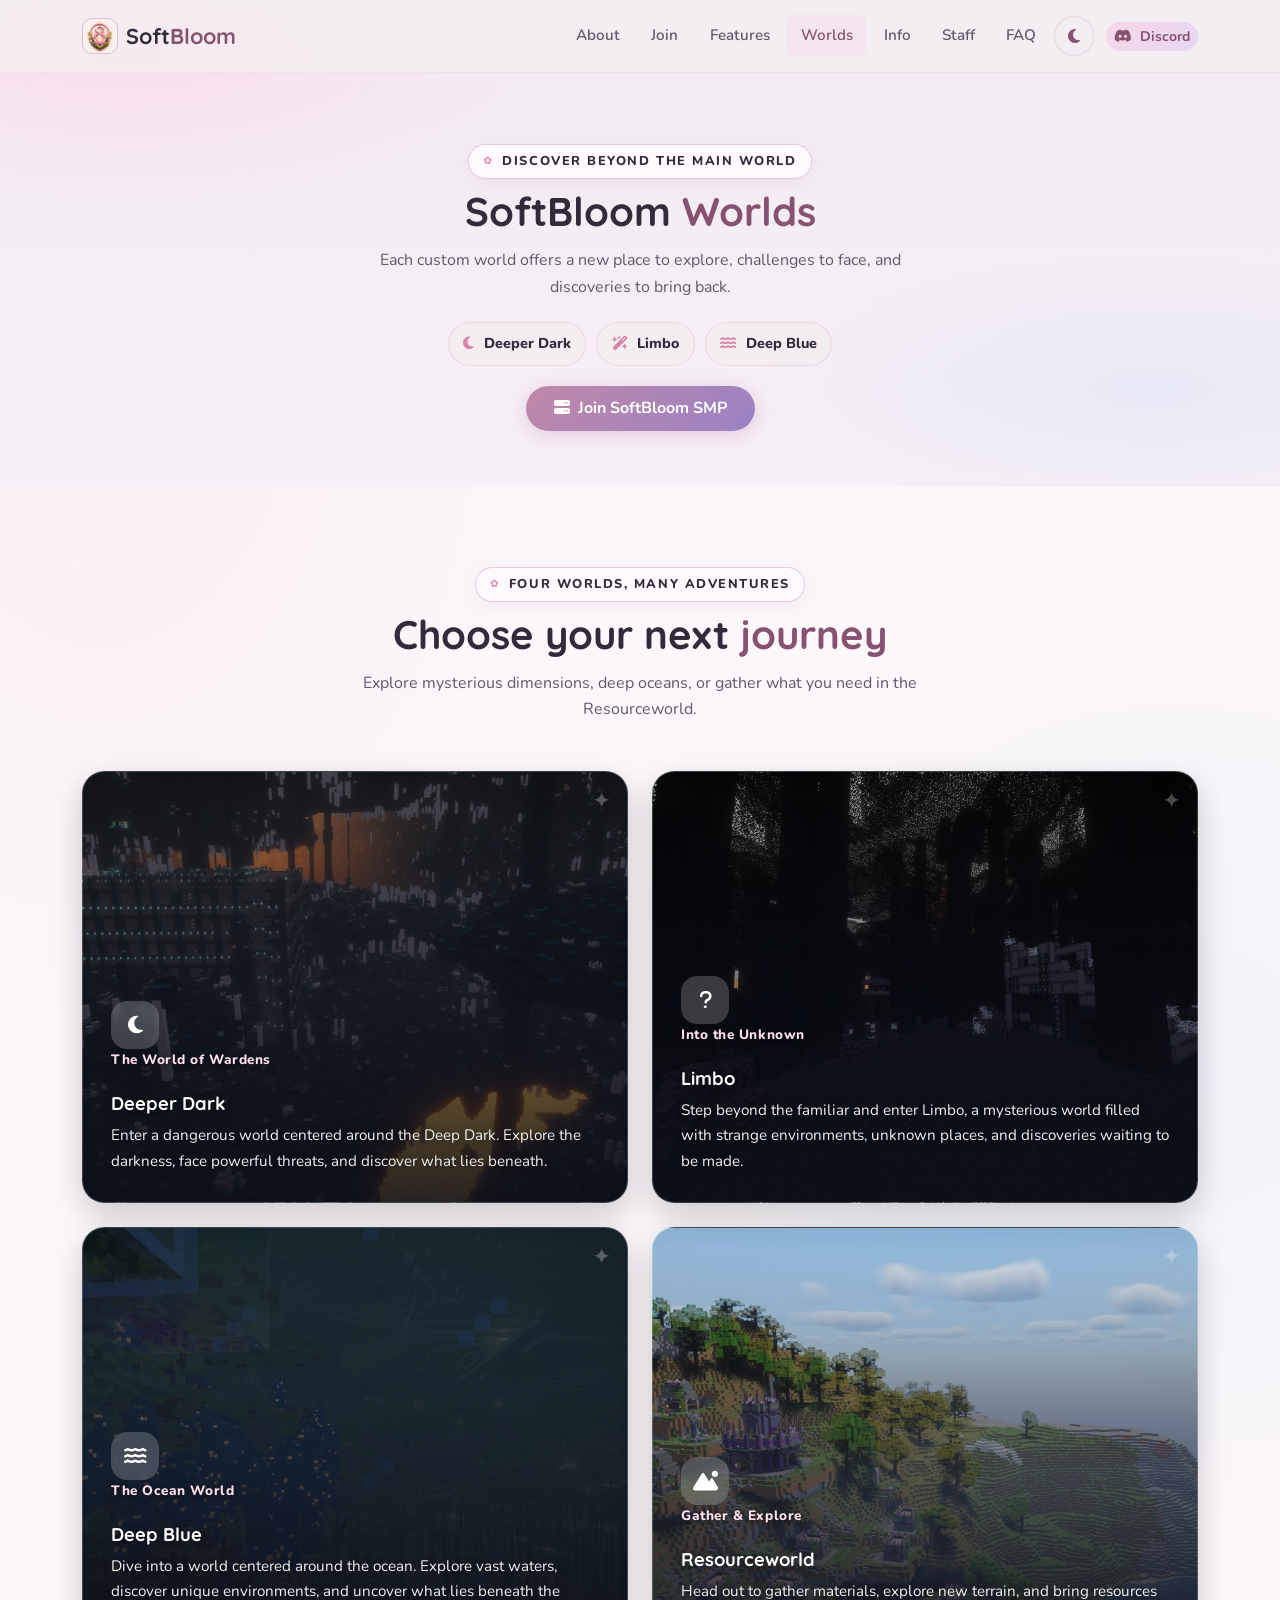
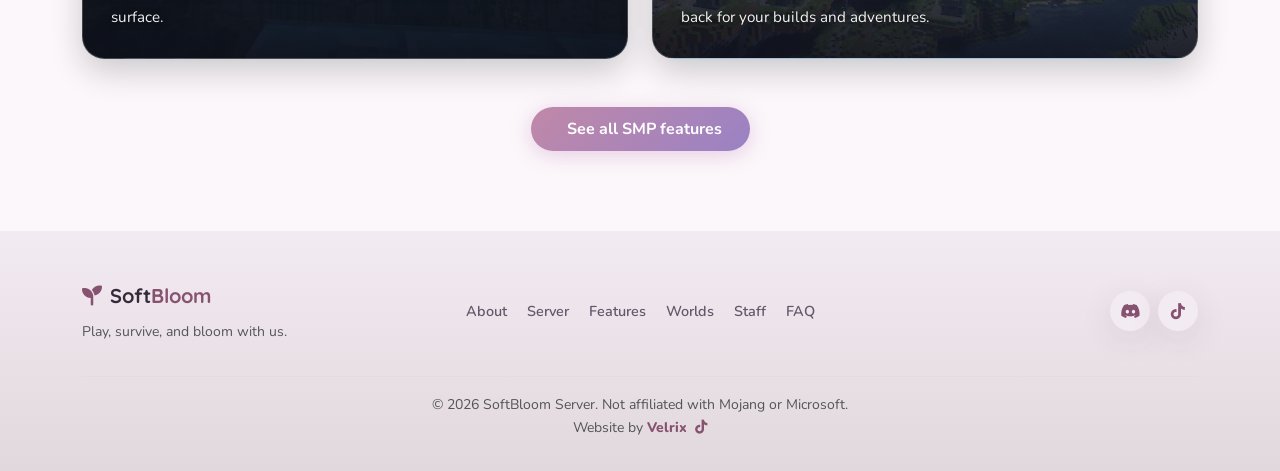
<file: worlds.html>
<!DOCTYPE html>
<html lang="en" data-theme="light">
<head>
  <meta charset="UTF-8">
  <meta name="viewport" content="width=device-width, initial-scale=1.0">
  <meta name="description" content="Explore SoftBloom SMP custom worlds: Deeper Dark, Limbo, Deep Blue, and the Resourceworld.">
  <meta name="theme-color" content="#fbf7fa">
  <title>SoftBloom SMP Worlds | SoftBloom</title>
  <link rel="icon" href="logo/SoftBloom_Logo2.png" type="image/png">
  <link rel="preconnect" href="https://fonts.googleapis.com">
  <link rel="preconnect" href="https://fonts.gstatic.com" crossorigin>
  <link href="https://fonts.googleapis.com/css2?family=Nunito:wght@400;600;700;800&family=Quicksand:wght@500;600;700&display=swap" rel="stylesheet">
  <link href="https://cdn.jsdelivr.net/npm/bootstrap@5.3.3/dist/css/bootstrap.min.css" rel="stylesheet" integrity="sha384-QWTKZyjpPEjISv5WaRU9OFeRpok6YctnYmDr5pNlyT2bRjXh0JMhjY6hW+ALEwIH" crossorigin="anonymous">
  <link href="https://cdn.jsdelivr.net/npm/aos@2.3.4/dist/aos.css" rel="stylesheet">
  <link href="https://cdnjs.cloudflare.com/ajax/libs/font-awesome/6.5.2/css/all.min.css" rel="stylesheet">
  <link rel="stylesheet" href="css/style.css">
  <meta name="color-scheme" content="light dark">
  <script>(function(){var stored=localStorage.getItem("softbloom-theme");var prefersDark=window.matchMedia("(prefers-color-scheme: dark)").matches;document.documentElement.setAttribute("data-theme",stored==="dark"||stored==="light"?stored:prefersDark?"dark":"light");})();</script>
</head>
<body>
  <div class="scroll-progress" aria-hidden="true"></div><div class="petal-layer" aria-hidden="true"></div><div class="particle-field" aria-hidden="true"></div>
  <nav class="navbar navbar-expand-lg fixed-top glass-nav" id="mainNav">
    <div class="container">
      <a class="navbar-brand d-flex align-items-center gap-2" href="index.html#hero">
        <span class="brand-icon brand-logo-wrap"><img src="logo/SoftBloom_Logo2.png" class="brand-logo" alt="" aria-hidden="true"></span>
        <span class="brand-text">Soft<span class="text-accent">Bloom</span></span>
      </a>
      <button class="navbar-toggler border-0 shadow-none" type="button" data-bs-toggle="collapse" data-bs-target="#navMenu" aria-controls="navMenu" aria-expanded="false" aria-label="Toggle navigation">
        <span class="navbar-toggler-icon"></span>
      </button>
      <div class="collapse navbar-collapse" id="navMenu">
        <ul class="navbar-nav ms-auto align-items-lg-center gap-lg-1">
          <li class="nav-item"><a class="nav-link" href="index.html#about">About</a></li>
          <li class="nav-item"><a class="nav-link" href="index.html#servers">Join</a></li>
          <li class="nav-item"><a class="nav-link" href="features.html">Features</a></li>
          <li class="nav-item"><a class="nav-link active" href="worlds.html" aria-current="page">Worlds</a></li>
          <li class="nav-item"><a class="nav-link" href="index.html#info">Info</a></li>
          <li class="nav-item"><a class="nav-link" href="index.html#staff">Staff</a></li>
          <li class="nav-item"><a class="nav-link" href="index.html#faq">FAQ</a></li>
          <li class="nav-item">
            <button type="button" class="btn btn-theme-toggle" id="themeToggle" aria-label="Switch to dark mode" title="Toggle dark mode">
              <i class="fa-solid fa-moon theme-icon-dark" aria-hidden="true"></i>
              <i class="fa-solid fa-sun theme-icon-light" aria-hidden="true"></i>
            </button>
          </li>
          <li class="nav-item ms-lg-2"><a class="btn btn-soft btn-sm" href="https://dsc.gg/softbloom" target="_blank" rel="noopener noreferrer"><i class="fa-brands fa-discord me-1"></i> Discord</a></li>
        </ul>
      </div>
    </div>
  </nav>
  <header class="page-hero section-alt">
    <div class="container text-center" data-aos="fade-up">
      <span class="section-label">Discover beyond the main world</span>
      <h1 class="section-title">SoftBloom <span class="text-accent">Worlds</span></h1>
      <p class="section-subtitle mx-auto">Each custom world offers a new place to explore, challenges to face, and discoveries to bring back.</p>
      <div class="feature-stamps" aria-label="SoftBloom custom worlds">
        <span><i class="fa-solid fa-moon" aria-hidden="true"></i> Deeper Dark</span>
        <span><i class="fa-solid fa-wand-magic-sparkles" aria-hidden="true"></i> Limbo</span>
        <span><i class="fa-solid fa-water" aria-hidden="true"></i> Deep Blue</span>
      </div>
      <a class="btn btn-primary-soft mt-3" href="index.html#servers"><i class="fa-solid fa-server me-2" aria-hidden="true"></i>Join SoftBloom SMP</a>
    </div>
  </header>
  <main>
    <section id="worlds" class="section-padding">
      <div class="container">
        <div class="section-header text-center mb-5" data-aos="fade-up">
          <span class="section-label">Four worlds, many adventures</span>
          <h2 class="section-title">Choose your next <span class="text-accent">journey</span></h2>
          <p class="section-subtitle mx-auto">Explore mysterious dimensions, deep oceans, or gather what you need in the Resourceworld.</p>
        </div>
        <div class="row g-4">
          <div class="col-md-6" data-aos="fade-up" data-aos-delay="0"><article class="feature-card h-100 world-card world-card-deeper-dark"><div class="feature-icon"><i class="fa-solid fa-moon" aria-hidden="true"></i></div><span class="world-kicker">The World of Wardens</span><h3>Deeper Dark</h3><p class="mb-0">Enter a dangerous world centered around the Deep Dark. Explore the darkness, face powerful threats, and discover what lies beneath.</p></article></div>
          <div class="col-md-6" data-aos="fade-up" data-aos-delay="50"><article class="feature-card h-100 world-card world-card-limbo"><div class="feature-icon"><i class="fa-solid fa-question" aria-hidden="true"></i></div><span class="world-kicker">Into the Unknown</span><h3>Limbo</h3><p class="mb-0">Step beyond the familiar and enter Limbo, a mysterious world filled with strange environments, unknown places, and discoveries waiting to be made.</p></article></div>
          <div class="col-md-6" data-aos="fade-up" data-aos-delay="100"><article class="feature-card h-100 world-card world-card-deep-blue"><div class="feature-icon"><i class="fa-solid fa-water" aria-hidden="true"></i></div><span class="world-kicker">The Ocean World</span><h3>Deep Blue</h3><p class="mb-0">Dive into a world centered around the ocean. Explore vast waters, discover unique environments, and uncover what lies beneath the surface.</p></article></div>
          <div class="col-md-6" data-aos="fade-up" data-aos-delay="150"><article class="feature-card h-100 world-card world-card-resourceworld"><div class="feature-icon"><i class="fa-solid fa-mountain-sun" aria-hidden="true"></i></div><span class="world-kicker">Gather &amp; Explore</span><h3>Resourceworld</h3><p class="mb-0">Head out to gather materials, explore new terrain, and bring resources back for your builds and adventures.</p></article></div>
        </div>
        <div class="text-center mt-5" data-aos="fade-up"><a class="btn btn-primary-soft" href="features.html"><i class="fa-solid fa-sparkles me-2" aria-hidden="true"></i>See all SMP features</a></div>
      </div>
    </section>
  </main>
  <footer class="site-footer">
    <div class="container">
      <div class="row g-4 align-items-center">
        <div class="col-lg-4 text-center text-lg-start">
          <a href="index.html#hero" class="footer-brand d-inline-flex align-items-center gap-2 mb-2"><i class="fa-solid fa-seedling"></i><span>Soft<span class="text-accent">Bloom</span></span></a>
          <p class="small text-muted mb-0">Play, survive, and bloom with us.</p>
        </div>
        <div class="col-lg-4 text-center"><nav class="footer-nav" aria-label="Footer navigation"><a href="index.html#about">About</a><a href="index.html#servers">Server</a><a href="features.html">Features</a><a href="worlds.html" aria-current="page">Worlds</a><a href="index.html#staff">Staff</a><a href="index.html#faq">FAQ</a></nav></div>
        <div class="col-lg-4 text-center text-lg-end"><div class="footer-social"><a href="https://dsc.gg/softbloom" target="_blank" rel="noopener noreferrer" aria-label="Discord"><i class="fa-brands fa-discord"></i></a><a href="https://www.tiktok.com/@val_vinson" target="_blank" rel="noopener noreferrer" aria-label="TikTok"><i class="fa-brands fa-tiktok"></i></a></div></div>
      </div>
      <hr class="footer-divider">
      <p class="text-center small text-muted mb-0">&copy; <span id="year"></span> SoftBloom Server. Not affiliated with Mojang or Microsoft.<br>Website by <a class="footer-credit" href="https://www.tiktok.com/@v3irix" target="_blank" rel="noopener noreferrer" aria-label="Follow Velrix on TikTok">Velrix <i class="fa-brands fa-tiktok ms-1" aria-hidden="true"></i></a></p>
    </div>
  </footer>
  <button type="button" class="back-to-top" id="backToTop" aria-label="Back to top"><i class="fa-solid fa-chevron-up"></i></button>
  <div class="toast-container position-fixed bottom-0 end-0 p-3"><div id="copyToast" class="toast align-items-center border-0" role="alert" aria-live="assertive" aria-atomic="true"><div class="d-flex"><div class="toast-body"><i class="fa-solid fa-check text-success me-2"></i> Copied to clipboard!</div><button type="button" class="btn-close btn-close-white me-2 m-auto" data-bs-dismiss="toast" aria-label="Close"></button></div></div></div>
  <div class="page-loader" id="pageLoader" aria-hidden="true"><div class="loader-bloom"><i class="fa-solid fa-seedling"></i></div></div>
  <script src="https://cdn.jsdelivr.net/npm/bootstrap@5.3.3/dist/js/bootstrap.bundle.min.js" integrity="sha384-YvpcrYf0tY3lHB60NNkmXc5s9fDVZLESaAA55NDzOxhy9GkcIdslK1eN7N6jIeHz" crossorigin="anonymous"></script>
  <script src="https://cdn.jsdelivr.net/npm/aos@2.3.4/dist/aos.js"></script>
  <script src="js/main.js"></script>
</body>
</html>
</file>
<file: css/style.css>
/* ═══════════════════════════════════════════════════════════
   SoftBloom Server — Soft Pastel Theme
   ═══════════════════════════════════════════════════════════ */

:root,
[data-theme="light"] {
  color-scheme: light;

  --pink: #d4a0b8;
  --pink-deep: #c088a8;
  --purple: #b8a0d4;
  --purple-deep: #9a82c4;
  --red-soft: #d4a0a8;
  --red-light: #c9a8b0;
  --bg: #fbf7fa;
  --white: #fbf7fa;
  --cream: #f7f0f6;
  --surface: #f3ebf2;
  --card-bg: #fffafe;
  --card-bg-alt: #f6edf5;
  --card-border: rgba(188, 118, 158, 0.38);
  --neon-pink: #ff5cad;
  --neon-glow: 0 0 0 2px rgba(255, 92, 173, 0.9), 0 0 18px rgba(255, 92, 173, 0.55), 0 0 36px rgba(255, 92, 173, 0.22);
  --table-row-hover: rgba(255, 126, 185, 0.08);
  --text: #342b3a;
  --text-muted: #63576b;
  --accent: #875270;
  --accent-2: #745c9e;
  --glass: rgba(243, 238, 241, 0.82);
  --glass-border: rgba(220, 210, 218, 0.9);
  --border-subtle: rgba(176, 112, 158, 0.2);
  --border-card: rgba(176, 112, 158, 0.18);
  --nav-hover-bg: rgba(248, 180, 217, 0.15);
  --nav-scrolled-border: rgba(248, 180, 217, 0.25);
  --shadow-soft: 0 8px 32px rgba(80, 60, 75, 0.1);
  --shadow-hover: 0 16px 48px rgba(80, 60, 75, 0.16);
  --hero-bg-fill: #f7eff5;
  --hero-overlay: linear-gradient(
    180deg,
    rgba(61, 53, 69, 0.06) 0%,
    rgba(61, 53, 69, 0.02) 45%,
    rgba(235, 228, 232, 0.5) 75%,
    rgba(235, 228, 232, 0.94) 100%
  );
  --hero-text-shadow: 0 1px 12px rgba(255, 255, 255, 0.85);
  --section-alt-gradient: linear-gradient(180deg, var(--surface) 0%, var(--cream) 100%);
  --footer-gradient: linear-gradient(180deg, var(--surface), #e0d8dc);
  --accordion-bg: #ece6ea;
  --accordion-active: linear-gradient(135deg, rgba(248, 180, 217, 0.15), rgba(212, 181, 247, 0.15));
  --btn-soft-bg: linear-gradient(135deg, rgba(248, 180, 217, 0.4), rgba(212, 181, 247, 0.4));
  --btn-outline-border: rgba(199, 125, 186, 0.35);
  --btn-outline-hover: rgba(248, 180, 217, 0.2);
  --feature-icon-bg: linear-gradient(135deg, rgba(248, 180, 217, 0.5), rgba(212, 181, 247, 0.5));
  --tag-pill-bg: rgba(248, 180, 217, 0.25);
  --alert-warning-bg: rgba(255, 237, 213, 0.6);
  --alert-warning-border: rgba(251, 191, 36, 0.3);
  --particle-opacity: 0.18;
  --petal-opacity: 0.14;
  --navbar-toggler-filter: invert(0.35);
  --toast-close-filter: none;

  --radius: 1.25rem;
  --radius-lg: 1.75rem;
  --transition: 0.35s cubic-bezier(0.4, 0, 0.2, 1);
  --font: "Nunito", system-ui, sans-serif;
  --font-display: "Quicksand", "Nunito", sans-serif;
}

[data-theme="dark"] {
  color-scheme: dark;

  --pink: #e8b4d0;
  --pink-deep: #d898bc;
  --purple: #c8b0e8;
  --purple-deep: #a888dc;
  --red-soft: #e0a8b8;
  --red-light: #d4a0b0;
  --bg: #1a1522;
  --white: #1a1522;
  --cream: #221c2a;
  --surface: #2a2334;
  --card-bg: #322a3e;
  --card-bg-alt: #3a3048;
  --card-border: rgba(232, 168, 200, 0.22);
  --neon-pink: #ff8fcc;
  --neon-glow: 0 0 0 2px rgba(255, 143, 204, 0.95), 0 0 22px rgba(255, 120, 190, 0.55), 0 0 44px rgba(255, 100, 180, 0.28);
  --table-row-hover: rgba(255, 143, 204, 0.1);
  --text: #f2eaf0;
  --text-muted: #b0a0bc;
  --accent: #e8a8c8;
  --accent-2: #b8a0e0;
  --glass: rgba(26, 21, 34, 0.88);
  --glass-border: rgba(200, 160, 190, 0.12);
  --border-subtle: rgba(200, 160, 190, 0.18);
  --border-card: rgba(200, 160, 190, 0.14);
  --nav-hover-bg: rgba(232, 168, 200, 0.12);
  --nav-scrolled-border: rgba(200, 160, 190, 0.15);
  --shadow-soft: 0 8px 32px rgba(0, 0, 0, 0.35);
  --shadow-hover: 0 16px 48px rgba(0, 0, 0, 0.45);
  --hero-bg-fill: #1a1522;
  --hero-overlay: linear-gradient(
    180deg,
    rgba(26, 21, 34, 0.25) 0%,
    rgba(26, 21, 34, 0.15) 40%,
    rgba(34, 28, 42, 0.75) 72%,
    rgba(26, 21, 34, 0.95) 100%
  );
  --hero-text-shadow: 0 2px 16px rgba(0, 0, 0, 0.65);
  --section-alt-gradient: linear-gradient(180deg, var(--surface) 0%, var(--cream) 100%);
  --footer-gradient: linear-gradient(180deg, var(--surface), #1e1826);
  --accordion-bg: var(--card-bg);
  --accordion-active: linear-gradient(135deg, rgba(232, 168, 200, 0.12), rgba(184, 160, 224, 0.12));
  --btn-soft-bg: linear-gradient(135deg, rgba(232, 168, 200, 0.2), rgba(184, 160, 224, 0.2));
  --btn-outline-border: rgba(232, 168, 200, 0.35);
  --btn-outline-hover: rgba(232, 168, 200, 0.1);
  --feature-icon-bg: linear-gradient(135deg, rgba(232, 168, 200, 0.2), rgba(184, 160, 224, 0.2));
  --tag-pill-bg: rgba(232, 168, 200, 0.15);
  --alert-warning-bg: rgba(80, 60, 40, 0.5);
  --alert-warning-border: rgba(220, 180, 100, 0.35);
  --particle-opacity: 0.28;
  --petal-opacity: 0.22;
  --navbar-toggler-filter: invert(0.85);
  --toast-close-filter: invert(1);
}

*,
*::before,
*::after {
  box-sizing: border-box;
}

html {
  scroll-behavior: smooth;
  scroll-padding-top: 5.5rem;
}

body {
  font-family: var(--font);
  color: var(--text);
  background: var(--bg);
  overflow-x: hidden;
  line-height: 1.65;
  transition: background-color 0.4s ease, color 0.4s ease;
}

::selection {
  background: var(--pink);
  color: var(--text);
}

/* ─── Scroll progress ─── */
.scroll-progress {
  position: fixed;
  top: 0;
  left: 0;
  height: 3px;
  width: 0%;
  background: linear-gradient(90deg, var(--pink-deep), var(--purple-deep), var(--red-soft));
  z-index: 9999;
  transition: width 0.1s linear;
  border-radius: 0 2px 2px 0;
}

/* ─── Particles & petals ─── */
.particle-field,
.petal-layer {
  position: fixed;
  inset: 0;
  pointer-events: none;
  z-index: 0;
  overflow: hidden;
}

.particle-field .particle,
.petal-layer .petal {
  position: absolute;
  border-radius: 50%;
  opacity: var(--particle-opacity);
  animation: float-particle linear infinite;
}

.petal-layer .petal {
  width: 10px;
  height: 10px;
  background: linear-gradient(135deg, var(--pink), var(--purple));
  border-radius: 50% 0 50% 50%;
  opacity: var(--petal-opacity);
}

@keyframes float-particle {
  0% {
    transform: translateY(100vh) rotate(0deg);
    opacity: 0;
  }
  10% {
    opacity: 0.5;
  }
  90% {
    opacity: 0.4;
  }
  100% {
    transform: translateY(-10vh) rotate(360deg);
    opacity: 0;
  }
}

/* ─── Typography ─── */
h1, h2, h3, h4, h5, h6 {
  font-family: var(--font-display);
  font-weight: 700;
  color: var(--text);
}

.text-accent {
  color: var(--accent);
}

.gradient-text {
  background: linear-gradient(135deg, var(--pink-deep), var(--purple-deep), var(--accent));
  -webkit-background-clip: text;
  background-clip: text;
  -webkit-text-fill-color: transparent;
}

.section-label {
  display: inline-block;
  font-size: 0.8rem;
  font-weight: 700;
  text-transform: uppercase;
  letter-spacing: 0.12em;
  color: var(--accent);
  margin-bottom: 0.5rem;
}

.section-label-fantasy {
  color: var(--purple-deep);
}

.section-title {
  font-size: clamp(1.75rem, 4vw, 2.5rem);
  margin-bottom: 0.75rem;
}

.section-title-fantasy {
  text-shadow: 0 2px 20px rgba(183, 148, 246, 0.3);
}

.section-subtitle {
  max-width: 36rem;
  color: var(--text-muted);
}

.section-padding {
  padding: 5rem 0;
  position: relative;
  z-index: 1;
}

.section-alt {
  background: var(--section-alt-gradient);
}

/* ─── Navbar ─── */
.glass-nav {
  background: transparent;
  padding: 0.75rem 0;
  transition: var(--transition);
}

.glass-nav.scrolled {
  background: var(--glass);
  backdrop-filter: blur(16px);
  -webkit-backdrop-filter: blur(16px);
  border-bottom: 1px solid var(--nav-scrolled-border);
  box-shadow: var(--shadow-soft);
  padding: 0.5rem 0;
}

.navbar-brand {
  font-family: var(--font-display);
  font-weight: 700;
  font-size: 1.35rem;
  color: var(--text) !important;
}

.brand-icon {
  width: 2.25rem;
  height: 2.25rem;
  display: flex;
  align-items: center;
  justify-content: center;
  background: linear-gradient(135deg, var(--pink), var(--purple));
  border-radius: 0.65rem;
  color: white;
  font-size: 1rem;
}

.nav-link {
  color: var(--text-muted) !important;
  font-weight: 600;
  font-size: 0.95rem;
  padding: 0.5rem 0.85rem !important;
  border-radius: 0.5rem;
  transition: var(--transition);
}

.nav-link:hover,
.nav-link:focus,
.nav-link.active {
  color: var(--accent) !important;
  background: var(--nav-hover-bg);
}

.navbar-toggler-icon {
  filter: var(--navbar-toggler-filter);
}

/* Theme toggle */
.btn-theme-toggle {
  width: 2.5rem;
  height: 2.5rem;
  padding: 0;
  display: inline-flex;
  align-items: center;
  justify-content: center;
  border: 1px solid var(--border-subtle);
  border-radius: 50%;
  background: var(--glass);
  color: var(--accent);
  transition: var(--transition);
  margin: 0.25rem 0;
}

.btn-theme-toggle:hover {
  background: var(--nav-hover-bg);
  color: var(--accent);
  transform: scale(1.06);
  box-shadow: var(--shadow-soft);
}

[data-theme="light"] .btn-theme-toggle .theme-icon-light,
[data-theme="dark"] .btn-theme-toggle .theme-icon-dark {
  display: none;
}

[data-theme="light"] .btn-theme-toggle .theme-icon-dark,
[data-theme="dark"] .btn-theme-toggle .theme-icon-light {
  display: inline-block;
}

[data-theme="dark"] .text-muted {
  color: var(--text-muted) !important;
}

/* ─── Buttons ─── */
.btn-primary-soft {
  background: linear-gradient(135deg, var(--pink-deep), var(--purple-deep));
  border: none;
  color: white;
  font-weight: 700;
  border-radius: 2rem;
  padding: 0.65rem 1.75rem;
  box-shadow: 0 4px 20px rgba(199, 125, 186, 0.35);
  transition: var(--transition);
}

.btn-primary-soft:hover {
  transform: translateY(-2px);
  box-shadow: var(--shadow-hover);
  color: white;
  filter: brightness(1.05);
}

.btn-outline-soft {
  background: var(--glass);
  border: 2px solid var(--btn-outline-border);
  color: var(--accent);
  font-weight: 700;
  border-radius: 2rem;
  padding: 0.65rem 1.75rem;
  backdrop-filter: blur(8px);
  transition: var(--transition);
}

.btn-outline-soft:hover {
  background: var(--btn-outline-hover);
  border-color: var(--pink-deep);
  color: var(--accent);
  transform: translateY(-2px);
}

.btn-soft {
  background: var(--btn-soft-bg);
  border: none;
  color: var(--accent);
  font-weight: 700;
  border-radius: 2rem;
  transition: var(--transition);
}

.btn-soft:hover {
  transform: translateY(-1px);
  box-shadow: var(--shadow-soft);
  color: var(--accent);
}

.btn-copy {
  width: 2.25rem;
  height: 2.25rem;
  padding: 0;
  display: flex;
  align-items: center;
  justify-content: center;
  border-radius: 0.5rem;
  border: 1px solid var(--border-subtle);
  background: var(--surface);
  color: var(--accent);
  transition: var(--transition);
  flex-shrink: 0;
}

.btn-copy:hover {
  background: var(--pink);
  color: white;
  border-color: transparent;
}

.btn-copy.copied {
  background: #86efac;
  color: #166534;
}

/* ─── Hero ─── */
.hero-section {
  min-height: 100vh;
  min-height: 100dvh;
  display: flex;
  align-items: flex-end;
  position: relative;
  padding: 7rem 0 3.5rem;
  overflow: hidden;
}

.hero-bg {
  position: absolute;
  inset: 0;
  z-index: 0;
  background: var(--hero-bg-fill);
}

.hero-banner-bg {
  position: absolute;
  inset: 0;
  width: 100%;
  height: 70%;
  object-fit: contain;
  object-position: center top;
  display: block;
}

.hero-overlay {
  position: absolute;
  inset: 0;
  background: var(--hero-overlay);
  pointer-events: none;
}

.hero-blob {
  position: absolute;
  border-radius: 50%;
  filter: blur(60px);
  opacity: 0.22;
  animation: blob-float 12s ease-in-out infinite;
}

.blob-1 {
  width: 400px;
  height: 400px;
  background: var(--pink);
  top: 10%;
  left: -5%;
}

.blob-2 {
  width: 350px;
  height: 350px;
  background: var(--purple);
  bottom: 20%;
  right: -5%;
  animation-delay: -4s;
}

.blob-3 {
  width: 280px;
  height: 280px;
  background: var(--red-soft);
  top: 50%;
  left: 40%;
  animation-delay: -8s;
}

@keyframes blob-float {
  0%, 100% { transform: translate(0, 0) scale(1); }
  33% { transform: translate(30px, -20px) scale(1.05); }
  66% { transform: translate(-20px, 15px) scale(0.95); }
}

.floating-block {
  position: absolute;
  width: 3.5rem;
  height: 3.5rem;
  display: flex;
  align-items: center;
  justify-content: center;
  background: var(--glass);
  backdrop-filter: blur(12px);
  border: 1px solid var(--glass-border);
  border-radius: 1rem;
  color: var(--accent);
  font-size: 1.25rem;
  box-shadow: var(--shadow-soft);
  animation: block-float 6s ease-in-out infinite;
}

.block-1 { top: 25%; right: 12%; animation-delay: 0s; }
.block-2 { bottom: 30%; left: 8%; animation-delay: -2s; }
.block-3 { top: 60%; right: 25%; animation-delay: -4s; font-size: 1rem; }

@keyframes block-float {
  0%, 100% { transform: translateY(0); }
  50% { transform: translateY(-12px); }
}

.hero-content {
  position: relative;
  z-index: 2;
  width: 100%;
}

.hero-tagline,
.hero-desc {
  text-shadow: var(--hero-text-shadow);
}

.hero-badge {
  display: inline-flex;
  box-shadow: var(--shadow-soft);
  align-items: center;
  gap: 0.5rem;
  padding: 0.4rem 1rem;
  background: var(--glass);
  backdrop-filter: blur(10px);
  border: 1px solid var(--glass-border);
  border-radius: 2rem;
  font-size: 0.85rem;
  font-weight: 600;
  color: var(--text-muted);
}

.status-dot {
  width: 8px;
  height: 8px;
  border-radius: 50%;
  background: #94a3b8;
}

.status-dot.online {
  background: #4ade80;
  box-shadow: 0 0 8px rgba(74, 222, 128, 0.6);
  animation: pulse-dot 2s ease infinite;
}

@keyframes pulse-dot {
  0%, 100% { opacity: 1; }
  50% { opacity: 0.6; }
}

.hero-title {
  font-size: clamp(2.25rem, 6vw, 3.75rem);
  line-height: 1.15;
}

.hero-tagline {
  color: var(--accent);
  font-weight: 600;
}

.hero-desc {
  max-width: 32rem;
  color: var(--text-muted);
  font-size: 1.1rem;
}

/* ─── Cards ─── */
.glass-card {
  background: var(--glass);
  backdrop-filter: blur(16px);
  -webkit-backdrop-filter: blur(16px);
  border: 1px solid var(--card-border);
  border-radius: var(--radius-lg);
  box-shadow: var(--shadow-soft);
}

.feature-card,
.server-card,
.info-table-card,
.staff-card,
.community-card {
  background: var(--card-bg);
  border: 1px solid var(--card-border);
  box-shadow: var(--shadow-soft);
}

/* Neon pink bloom outline on hover */
.glass-card,
.feature-card,
.server-card,
.info-table-card,
.staff-card,
.community-card {
  transition:
    transform var(--transition),
    box-shadow var(--transition),
    border-color var(--transition),
    background var(--transition);
}

.staff-desc {
  font-size: 0.9rem;
  opacity: 0.8;
  margin-top: 10px;
  line-height: 1.5;
}

.staff-socials {
  display: flex;
  justify-content: center;
  gap: 12px;
  margin-top: 12px;
}

.staff-socials a {
  color: white;
  font-size: 1rem;
  transition: 0.3s ease;
}

.staff-socials a:hover {
  transform: translateY(-3px);
  color: #ffb6d9;
}

.glass-card:hover,
.feature-card:hover,
.server-card:hover,
.info-table-card:hover,
.staff-card:hover,
.community-card:hover {
  transform: translateY(-6px);
  border-color: var(--neon-pink) !important;
  box-shadow: var(--neon-glow), var(--shadow-hover) !important;
}



.about-icon-wrap {
  width: 4.5rem;
  height: 4.5rem;
  display: flex;
  align-items: center;
  justify-content: center;
  background: linear-gradient(135deg, var(--pink), var(--purple));
  border-radius: 1.25rem;
  color: white;
  font-size: 2rem;
}

.feature-list {
  list-style: none;
  padding: 0;
  margin: 0;
}

.feature-list li {
  display: flex;
  align-items: center;
  gap: 0.75rem;
  padding: 0.5rem 0;
  color: var(--text-muted);
}

.feature-list li i {
  color: var(--accent);
  width: 1.25rem;
}

/* ─── Server tabs ─── */
.server-tabs .nav-link {
  background: var(--surface);
  border: 1px solid rgba(176, 112, 158, 0.2) !important;
  border-radius: 2rem !important;
  color: var(--text-muted) !important;
  font-weight: 700;
  padding: 0.6rem 1.25rem !important;
  margin: 0;
  transition: var(--transition);
}

.server-tabs .nav-link.active,
.server-tabs .nav-link:hover {
  background: linear-gradient(135deg, var(--pink-deep), var(--purple-deep)) !important;
  color: white !important;
  border-color: transparent !important;
  box-shadow: var(--shadow-soft);
}

.server-card {
  border-radius: var(--radius-lg);
  padding: 2rem 2.5rem;
}

.server-card-featured {
  background: linear-gradient(145deg, var(--card-bg) 0%, var(--card-bg-alt) 100%);
  border-color: var(--border-subtle);
}



.server-badge {
  display: inline-block;
  font-size: 0.75rem;
  font-weight: 700;
  text-transform: uppercase;
  letter-spacing: 0.08em;
  padding: 0.25rem 0.75rem;
  background: linear-gradient(135deg, var(--pink), var(--purple));
  color: white;
  border-radius: 2rem;
  margin-bottom: 0.75rem;
}

.server-badge.badge-green {
  background: linear-gradient(135deg, #a7f3d0, #6ee7b7);
  color: #065f46;
}

.server-badge.badge-purple {
  background: linear-gradient(135deg, var(--purple), var(--purple-deep));
}

.server-features-grid {
  list-style: none;
  padding: 0;
  margin: 1rem 0 0;
  display: grid;
  grid-template-columns: repeat(auto-fill, minmax(200px, 1fr));
  gap: 0.5rem;
}

.server-features-grid li {
  font-size: 0.9rem;
  color: var(--text-muted);
}

.server-features-grid i {
  color: var(--accent);
  margin-right: 0.35rem;
}

.server-info-panel {
  background: var(--surface);
  border: 1px solid var(--border-subtle);
  border-radius: var(--radius);
  padding: 1.5rem;
}

.info-row {
  display: flex;
  justify-content: space-between;
  padding: 0.4rem 0;
  border-bottom: 1px solid var(--border-subtle);
  font-size: 0.9rem;
}

.info-row span {
  color: var(--text-muted);
}

/* ─── Server address display ─── */
.server-address {
  margin-top: 0.75rem;
}

.server-address-label {
  display: block;
  font-size: 0.7rem;
  font-weight: 700;
  text-transform: uppercase;
  letter-spacing: 0.1em;
  color: var(--accent);
  margin-bottom: 0.5rem;
}

.server-address-primary {
  display: flex;
  align-items: stretch;
  gap: 0.5rem;
  background: var(--bg);
  border: 1px solid var(--card-border);
  border-radius: var(--radius);
  padding: 0.35rem 0.35rem 0.35rem 0.85rem;
  box-shadow: inset 0 1px 0 rgba(255, 255, 255, 0.04);
}

.server-address-value {
  flex: 1;
  display: flex;
  align-items: center;
  flex-wrap: wrap;
  gap: 0;
  min-width: 0;
  font-family: ui-monospace, "Cascadia Code", "Consolas", monospace;
  font-size: clamp(0.78rem, 2.2vw, 0.92rem);
  line-height: 1.35;
  color: var(--text);
  word-break: break-all;
}

.address-host {
  font-weight: 600;
}

.address-colon {
  color: var(--accent);
  font-weight: 700;
  margin: 0 0.05em;
}

.address-port {
  font-weight: 800;
  color: var(--accent-2);
}

.server-address-secondary {
  display: flex;
  align-items: center;
  gap: 0.5rem;
  margin-top: 0.45rem;
  padding: 0.35rem 0.5rem;
  background: var(--surface);
  border: 1px solid var(--border-subtle);
  border-radius: 0.65rem;
  font-size: 0.8rem;
}

.server-address-meta-label {
  flex-shrink: 0;
  font-size: 0.68rem;
  font-weight: 700;
  text-transform: uppercase;
  letter-spacing: 0.06em;
  color: var(--text-muted);
  min-width: 4.5rem;
}

.server-address-meta-value {
  flex: 1;
  font-family: ui-monospace, "Consolas", monospace;
  color: var(--text);
  word-break: break-all;
}

.btn-copy-address {
  display: inline-flex;
  align-items: center;
  justify-content: center;
  gap: 0.35rem;
  flex-shrink: 0;
  padding: 0.5rem 0.85rem;
  border: none;
  border-radius: 0.65rem;
  background: linear-gradient(135deg, var(--pink-deep), var(--purple-deep));
  color: #fff;
  font-size: 0.8rem;
  font-weight: 700;
  transition: var(--transition);
  box-shadow: 0 2px 12px rgba(192, 120, 168, 0.35);
}

.btn-copy-address:hover {
  transform: scale(1.03);
  filter: brightness(1.08);
  color: #fff;
  box-shadow: 0 4px 18px rgba(255, 92, 173, 0.45);
}

.btn-copy-address.copied {
  background: linear-gradient(135deg, #6ee7b7, #34d399);
  box-shadow: 0 2px 12px rgba(52, 211, 153, 0.4);
}

.btn-copy-address-sm {
  padding: 0.35rem 0.5rem;
  min-width: 2.1rem;
  border-radius: 0.5rem;
}

.btn-copy-address-sm span {
  display: none;
}

.btn-copy-address-block {
  width: 100%;
  padding: 0.6rem 1rem;
  border-radius: 2rem;
}

.info-address-cell {
  font-family: ui-monospace, "Consolas", monospace;
  font-weight: 700;
  font-size: 0.85rem;
  color: var(--accent) !important;
  word-break: break-all;
}


/* Legacy (if any remain) */
.ip-text {
  flex: 1;
  font-size: 0.85rem;
  background: var(--surface);
  padding: 0.4rem 0.65rem;
  border-radius: 0.5rem;
  border: 1px solid var(--border-subtle);
  color: var(--text);
  word-break: break-all;
}

.alert-soft-warning {
  background: var(--alert-warning-bg);
  border: 1px solid var(--alert-warning-border);
  border-radius: var(--radius);
  color: var(--text);
  font-size: 0.9rem;
}

/* ─── Feature cards ─── */
.feature-card {
  border-radius: var(--radius-lg);
  padding: 1.75rem;
}

.feature-card h3 {
  font-size: 1.15rem;
  margin: 1rem 0 0.5rem;
}

.feature-card p {
  color: var(--text-muted);
  font-size: 0.95rem;
  margin-bottom: 0.75rem;
}

.feature-card ul {
  padding-left: 1.1rem;
  margin: 0;
}

.feature-icon {
  width: 3rem;
  height: 3rem;
  display: flex;
  align-items: center;
  justify-content: center;
  background: var(--feature-icon-bg);
  border-radius: 1rem;
  color: var(--accent);
  font-size: 1.25rem;
}

.tag-pill {
  display: inline-block;
  font-size: 0.75rem;
  font-weight: 600;
  padding: 0.25rem 0.65rem;
  background: var(--tag-pill-bg);
  color: var(--accent);
  border-radius: 2rem;
}

/* ─── Accordion ─── */
.soft-accordion .accordion-item {
  border: 1px solid var(--border-subtle);
  border-radius: var(--radius) !important;
  margin-bottom: 0.75rem;
  overflow: hidden;
  background: var(--accordion-bg);
}

.soft-accordion .accordion-button {
  font-weight: 700;
  color: var(--text);
  background: var(--accordion-bg);
  box-shadow: none;
}

.soft-accordion .accordion-button:not(.collapsed) {
  background: var(--accordion-active);
  color: var(--accent);
}

.soft-accordion .accordion-button:focus {
  box-shadow: 0 0 0 0.2rem var(--border-subtle);
}

[data-theme="dark"] .soft-accordion .accordion-button::after {
  filter: brightness(1.4);
}

/* ─── Info tables (Server Information) ─── */
.info-table-card {
  border-radius: var(--radius-lg);
  padding: 1.75rem;
}

.info-table-card h3 {
  color: var(--text);
}

.info-table-card .table {
  --bs-table-color: var(--text);
  --bs-table-bg: transparent;
  --bs-table-striped-color: var(--text);
  --bs-table-striped-bg: transparent;
  --bs-table-active-color: var(--text);
  --bs-table-active-bg: transparent;
  --bs-table-hover-color: var(--text);
  --bs-table-hover-bg: var(--table-row-hover);
  --bs-table-border-color: var(--border-subtle);
  color: var(--text) !important;
  margin-bottom: 0;
}

.info-table-card .table > :not(caption) > * > * {
  color: var(--text) !important;
  background-color: transparent !important;
  border-color: var(--border-subtle);
  box-shadow: none;
}

.info-table-card tbody {
  background: transparent !important;
}

.info-table-card tbody tr {
  background: transparent !important;
  transition: background 0.25s ease;
}

.info-table-card tbody tr:hover td {
  background: var(--table-row-hover) !important;
}

.info-table-card tbody td {
  padding: 0.55rem 0;
  vertical-align: middle;
  font-size: 0.92rem;
  border-bottom: 1px solid var(--border-subtle);
}

.info-table-card tbody tr:last-child td {
  border-bottom: none;
}

.info-table-card tbody td:first-child {
  color: var(--text-muted) !important;
  font-weight: 600;
  width: 44%;
}

.info-table-card tbody td:last-child {
  color: var(--text) !important;
  font-weight: 700;
  text-align: right;
}

/* ─── Staff ─── */
.staff-card {
  border-radius: var(--radius-lg);
  padding: 2rem 1.25rem;
  text-align: center;
  position: relative;
  overflow: hidden;
}

.staff-card::before {
  content: "";
  position: absolute;
  inset: -50%;
  background: radial-gradient(circle, rgba(248, 180, 217, 0.2) 0%, transparent 70%);
  opacity: 0;
  transition: var(--transition);
}

.staff-card:hover::before {
  opacity: 1;
}

.staff-avatar {
  width: 9.5rem;
  height: 9.5rem;
  margin: 0 auto 1rem;
  border-radius: 50%;
  overflow: hidden;

  display: flex;
  align-items: center;
  justify-content: center;

  background: linear-gradient(
    135deg,
    var(--pink),
    var(--purple)
  );

  border: 3px solid rgba(255,255,255,0.15);

  font-size: 1.75rem;
  font-weight: 800;
  color: white;

  box-shadow: 0 8px 24px rgba(199, 125, 186, 0.35);

  transition: var(--transition);

  position: relative;
  z-index: 1;
}

.staff-avatar img {
  width: 100%;
  height: 100%;
  object-fit: cover;
}

.staff-card:hover .staff-avatar {
  box-shadow: 0 0 30px rgba(232, 145, 192, 0.6);
  transform: scale(1.05);
}

.staff-name {
  font-size: 1.1rem;
  margin-bottom: 0.25rem;
  position: relative;
  z-index: 1;
}

.staff-role {
  font-size: 0.8rem;
  color: var(--text-muted);
  margin: 0;
  position: relative;
  z-index: 1;
}

.staff-badge {
  position: absolute;
  top: 0.75rem;
  right: 0.75rem;
  color: #fbbf24;
  font-size: 0.9rem;
}

/* ─── Community ─── */
.community-card {
  display: block;
  border-radius: var(--radius-lg);
  padding: 2rem 1.5rem;
  text-align: center;
  text-decoration: none;
  color: inherit;
  height: 100%;
  position: relative;
}

.community-card:hover {
  color: inherit;
}

.community-card i {
  font-size: 2.5rem;
  margin-bottom: 1rem;
  display: block;
}

.community-discord i { color: #5865f2; }
.community-tiktok i { color: #000; }
.community-shop i { color: var(--accent); }
.community-wiki i { color: var(--purple-deep); }

.community-card h4 {
  font-size: 1.1rem;
  margin-bottom: 0.5rem;
}

.community-card p {
  font-size: 0.9rem;
  color: var(--text-muted);
  margin: 0;
}

.link-arrow {
  position: absolute;
  bottom: 1rem;
  right: 1rem;
  width: 2rem;
  height: 2rem;
  display: flex;
  align-items: center;
  justify-content: center;
  background: var(--cream);
  border-radius: 50%;
  color: var(--accent);
  opacity: 0;
  transform: translateX(-8px);
  transition: var(--transition);
}

.community-card:hover .link-arrow {
  opacity: 1;
  transform: translateX(0);
}

.badge-coming {
  display: inline-block;
  margin-top: 0.75rem;
  font-size: 0.7rem;
  font-weight: 700;
  text-transform: uppercase;
  padding: 0.2rem 0.6rem;
  background: linear-gradient(135deg, var(--purple), var(--pink));
  color: white;
  border-radius: 2rem;
}

/* ─── Footer ─── */
.site-footer {
  background: var(--footer-gradient);
  padding: 3rem 0 2rem;
  position: relative;
  z-index: 1;
}

.footer-brand {
  font-family: var(--font-display);
  font-weight: 700;
  font-size: 1.25rem;
  color: var(--text);
  text-decoration: none;
}

.footer-brand i {
  color: var(--accent);
}

.footer-nav {
  display: flex;
  flex-wrap: wrap;
  justify-content: center;
  gap: 1.25rem;
}

.footer-nav a {
  color: var(--text-muted);
  text-decoration: none;
  font-weight: 600;
  font-size: 0.9rem;
  transition: var(--transition);
}

.footer-nav a:hover {
  color: var(--accent);
}

.footer-social a {
  display: inline-flex;
  width: 2.5rem;
  height: 2.5rem;
  align-items: center;
  justify-content: center;
  background: var(--surface);
  border-radius: 50%;
  color: var(--accent);
  margin-left: 0.5rem;
  text-decoration: none;
  transition: var(--transition);
  box-shadow: var(--shadow-soft);
}

.footer-social a:hover {
  background: var(--accent);
  color: white;
  transform: translateY(-2px);
}

.footer-divider {
  border-color: rgba(199, 125, 186, 0.2);
  margin: 2rem 0 1rem;
}

/* ─── Back to top ─── */
.back-to-top {
  position: fixed;
  bottom: 1.5rem;
  right: 1.5rem;
  width: 3rem;
  height: 3rem;
  border: none;
  border-radius: 50%;
  background: linear-gradient(135deg, var(--pink-deep), var(--purple-deep));
  color: white;
  font-size: 1rem;
  box-shadow: var(--shadow-hover);
  opacity: 0;
  visibility: hidden;
  transform: translateY(12px);
  transition: var(--transition);
  z-index: 1000;
}

.back-to-top.visible {
  opacity: 1;
  visibility: visible;
  transform: translateY(0);
}

.back-to-top:hover {
  transform: translateY(-4px);
}

/* ─── Toast ─── */
#copyToast {
  background: var(--glass);
  backdrop-filter: blur(12px);
  border: 1px solid var(--glass-border) !important;
  box-shadow: var(--shadow-hover);
  color: var(--text);
}

#copyToast .btn-close {
  filter: var(--toast-close-filter);
}

/* ─── Page loader ─── */
.page-loader {
  position: fixed;
  inset: 0;
  background: var(--cream);
  display: flex;
  align-items: center;
  justify-content: center;
  z-index: 10000;
  transition: opacity 0.5s ease, visibility 0.5s ease;
}

.page-loader.hidden {
  opacity: 0;
  visibility: hidden;
  pointer-events: none;
}

.loader-bloom {
  width: 4rem;
  height: 4rem;
  display: flex;
  align-items: center;
  justify-content: center;
  background: linear-gradient(135deg, var(--pink), var(--purple));
  border-radius: 1.25rem;
  color: white;
  font-size: 1.75rem;
  animation: loader-pulse 1.2s ease infinite;
}

@keyframes loader-pulse {
  0%, 100% { transform: scale(1); }
  50% { transform: scale(1.08); }
}

/* ─── AOS overrides ─── */
[data-aos] {
  pointer-events: auto;
}

/* ─── Responsive ─── */
@media (max-width: 991.98px) {
  .section-padding {
    padding: 3.5rem 0;
  }

  .server-card {
    padding: 1.5rem;
  }

  .hero-section {
    padding-top: 6rem;
  }

  .floating-block {
    display: none;
  }
}

@media (max-width: 575.98px) {
  .hero-actions .btn {
    width: 100%;
  }

  .server-features-grid {
    grid-template-columns: 1fr;
  }

  .server-address-primary {
    flex-direction: column;
    align-items: stretch;
    padding: 0.65rem;
  }

  .btn-copy-address:not(.btn-copy-address-sm) {
    width: 100%;
    justify-content: center;
    padding: 0.55rem 1rem;
  }
}

/* ─── Dark mode extras ─── */
[data-theme="dark"] .hero-banner-bg {
  filter: brightness(1.02) saturate(1.1);
}

[data-theme="dark"] .community-tiktok i {
  color: var(--text);
}

[data-theme="dark"] .staff-card,
[data-theme="dark"] .feature-card,
[data-theme="dark"] .server-card,
[data-theme="dark"] .info-table-card,
[data-theme="dark"] .community-card,
[data-theme="dark"] .glass-card {
  transition: background-color 0.4s ease, border-color 0.4s ease, box-shadow 0.4s ease;
}

[data-theme="dark"] .footer-divider {
  border-color: var(--border-subtle);
}

[data-theme="dark"] code {
  color: var(--accent);
}

[data-theme="dark"] .soft-accordion .accordion-body {
  background: var(--card-bg);
  color: var(--text-muted);
}

[data-theme="dark"] .soft-accordion .accordion-body a {
  color: var(--accent);
}

[data-theme="dark"] .info-table-card .table,
[data-theme="dark"] .info-table-card .table > :not(caption) > * > * {
  --bs-table-color: var(--text);
  --bs-table-bg: transparent;
  --bs-table-striped-color: var(--text);
  --bs-table-striped-bg: transparent;
  --bs-table-hover-color: var(--text);
  --bs-table-hover-bg: var(--table-row-hover);
  color: var(--text) !important;
  background-color: transparent !important;
}

[data-theme="dark"] .info-table-card tbody td:first-child {
  color: var(--text-muted) !important;
}

[data-theme="dark"] .info-table-card tbody td:last-child {
  color: var(--text) !important;
}

/* Reduced motion */
@media (prefers-reduced-motion: reduce) {
  *,
  *::before,
  *::after {
    animation-duration: 0.01ms !important;
    animation-iteration-count: 1 !important;
    transition-duration: 0.01ms !important;
  }

  html {
    scroll-behavior: auto;
  }

  .glass-card:hover,
  .feature-card:hover,
  .server-card:hover,
  .info-table-card:hover,
  .staff-card:hover,
  .community-card:hover {
    box-shadow: 0 0 0 2px var(--neon-pink), var(--shadow-hover) !important;
  }
}


/* ─── Landing page refinements ─── */
.glass-nav {
  background: var(--glass);
  backdrop-filter: blur(16px);
  -webkit-backdrop-filter: blur(16px);
  border-bottom: 1px solid var(--nav-scrolled-border);
}

.hero-section {
  min-height: min(920px, 100svh);
  padding: 7.5rem 0 4rem;
}

.hero-banner-bg {
  width: min(100%, 1440px);
  height: 68%;
  left: 50%;
  transform: translateX(-50%);
  object-position: center top;
}

.hero-title {
  max-width: 15ch;
  margin: 0 auto 0.7rem;
  font-size: clamp(2.6rem, 6.5vw, 5.1rem);
  line-height: 1.03;
  letter-spacing: -0.045em;
}

.hero-tagline {
  margin-bottom: 0.65rem;
  font-size: clamp(1.05rem, 2vw, 1.35rem);
}

.hero-desc {
  max-width: 36rem;
  text-wrap: balance;
}

.hero-badge {
  color: var(--text);
  box-shadow: 0 8px 24px rgba(80, 60, 75, 0.1);
}

.hero-actions .btn {
  min-height: 3.25rem;
  display: inline-flex;
  align-items: center;
  justify-content: center;
}

.server-card {
  box-shadow: 0 18px 55px rgba(80, 60, 75, 0.12);
}

.feature-card,
.glass-card,
.highlight-card {
  border-radius: 1.4rem;
}

.feature-card {
  border-color: var(--border-subtle);
  box-shadow: 0 8px 28px rgba(80, 60, 75, 0.06);
}

.feature-card h3 {
  text-wrap: balance;
}

.highlight-card {
  padding: 2rem 1.5rem;
  background: var(--card-bg);
  border: 1px solid var(--card-border);
  box-shadow: var(--shadow-soft);
}

.highlight-value {
  display: block;
  margin-bottom: 0.75rem;
  color: var(--accent);
  font-family: var(--font-display);
  font-size: clamp(1.65rem, 3vw, 2.35rem);
  font-weight: 800;
  letter-spacing: -0.035em;
  line-height: 1.15;
}

.highlight-card h3 {
  margin-bottom: 0.45rem;
  font-size: 1.1rem;
}

.highlight-card p {
  margin: 0;
  color: var(--text-muted);
}

.community-card {
  display: flex;
  flex-direction: column;
  align-items: center;
  justify-content: center;
  min-height: 13rem;
  padding-bottom: 2.75rem;
  transition: transform var(--transition), box-shadow var(--transition), border-color var(--transition);
}

.community-card .link-arrow {
  opacity: 1;
  transform: none;
}

.footer-credit {
  color: var(--accent);
  font-weight: 800;
  text-decoration-color: transparent;
  text-underline-offset: 0.2em;
  transition: color var(--transition), text-decoration-color var(--transition);
}

.footer-credit:hover,
.footer-credit:focus-visible {
  color: var(--accent-2);
  text-decoration-color: currentColor;
}

:focus-visible {
  outline: 3px solid var(--accent-2);
  outline-offset: 3px;
}

@media (max-width: 991.98px) {
  .glass-nav:not(.scrolled) {
    background: var(--glass);
    backdrop-filter: blur(16px);
    -webkit-backdrop-filter: blur(16px);
  }
}

@media (max-width: 575.98px) {
  .hero-section {
    min-height: min(820px, 100svh);
    padding: 7rem 0 3rem;
  }

  .hero-banner-bg {
    width: 112%;
    max-width: none;
    height: 58%;
    left: 50%;
    transform: translateX(-50%);
  }

  .hero-title {
    font-size: clamp(2.4rem, 11vw, 3.4rem);
  }

  .hero-desc {
    font-size: 1rem;
  }

  .hero-actions {
    gap: 0.75rem !important;
  }

  .highlight-card {
    padding: 1.5rem 1.25rem;
  }
}

@media (prefers-reduced-motion: reduce) {
  .particle-field,
  .petal-layer,
  .status-dot.online {
    display: none !important;
  }

  .community-card,
  .footer-credit {
    transition: none;
  }
}


/* Separate SMP features page and staff photo placeholder */
.page-hero {
  padding: 9rem 0 3.5rem;
}

.staff-avatar-placeholder {
  font-family: var(--font-display);
  font-size: 3.75rem;
  letter-spacing: -0.06em;
}

.feature-invitation {
  max-width: 48rem;
  margin: 0 auto;
  padding: clamp(2rem, 5vw, 4rem);
  border: 1px solid var(--card-border);
  border-radius: var(--radius-lg);
  background: var(--glass);
  box-shadow: var(--shadow-soft);
}

@media (max-width: 575.98px) {
  .page-hero { padding: 7rem 0 2.75rem; }
}

/* A little extra bloom: soft color, layered cards, and friendly ornamental details. */
body {
  background-image: radial-gradient(ellipse at 8% 18%, rgba(255, 202, 224, .18), transparent 28rem),
                    radial-gradient(ellipse at 92% 52%, rgba(194, 221, 255, .15), transparent 30rem);
}
.section-alt { background-image: radial-gradient(ellipse at 12% 5%, rgba(255, 206, 228, .30), transparent 34rem), var(--section-alt-gradient); }
.section-label {
  display: inline-flex; align-items: center; gap: .55rem; padding: .38rem .9rem;
  border: 1px solid rgba(221, 151, 185, .28); border-radius: 999px;
  background: rgba(255, 241, 248, .72); color: var(--accent); box-shadow: 0 5px 18px rgba(135, 82, 112, .07);
}
.section-label::before { content: "✿"; color: #df83ac; font-size: .8em; }
.bloom-ribbon {
  position: relative; z-index: 2; display: flex; justify-content: center; flex-wrap: wrap; gap: .65rem 1.5rem;
  width: fit-content; max-width: calc(100% - 2rem); margin: -1.4rem auto 0; padding: .8rem 1.35rem;
  border: 1px solid rgba(221, 151, 185, .28); border-radius: 999px; background: var(--glass);
  box-shadow: 0 12px 32px rgba(104, 69, 90, .1); backdrop-filter: blur(14px);
}
.bloom-ribbon span { color: var(--text); font-size: .92rem; font-weight: 800; white-space: nowrap; }
.bloom-ribbon i { color: #d982a7; margin-right: .3rem; }
.glass-card, .highlight-card, .staff-card, .community-card, .feature-card { transition: transform .28s ease, box-shadow .28s ease, border-color .28s ease; }
.glass-card:hover, .highlight-card:hover, .staff-card:hover, .community-card:hover, .feature-card:hover { transform: translateY(-5px); box-shadow: 0 20px 44px rgba(106, 71, 93, .14); }
.highlight-card { position: relative; overflow: hidden; border-color: rgba(220, 160, 190, .25); background: linear-gradient(145deg, var(--card-bg), rgba(255, 236, 245, .46)); }
.highlight-card::after { content: "✿"; position: absolute; right: .85rem; top: .4rem; color: rgba(217, 130, 167, .16); font-size: 2.5rem; transform: rotate(15deg); }
.highlight-icon { display: grid; place-items: center; width: 2.6rem; height: 2.6rem; margin: 0 auto .7rem; border-radius: 1rem; color: #bd688f; background: rgba(247, 211, 228, .5); font-size: 1.1rem; }
.feature-invitation { position: relative; overflow: hidden; background: radial-gradient(ellipse at 90% 0%, rgba(255, 211, 231, .55), transparent 48%), var(--glass); }
.feature-invitation::after { content: "✿"; position: absolute; right: 1rem; bottom: -2.1rem; color: rgba(210, 126, 164, .10); font-size: 10rem; line-height: 1; pointer-events: none; }
.feature-card { position: relative; overflow: hidden; border-color: rgba(220, 160, 190, .24); background: linear-gradient(150deg, var(--card-bg), rgba(255, 241, 247, .55)); }
.feature-card::after { content: "✦"; position: absolute; top: .7rem; right: 1rem; color: rgba(215, 143, 173, .22); font-size: 1.4rem; }
.feature-icon { transition: transform .28s ease; }
.feature-card:hover .feature-icon { transform: rotate(-7deg) scale(1.07); }
.staff-card { position: relative; overflow: hidden; background: linear-gradient(145deg, var(--card-bg), rgba(255, 239, 246, .48)); }
.staff-avatar { outline: 3px dashed rgba(214, 138, 172, .36); outline-offset: 4px; }
.community-card { background: linear-gradient(145deg, var(--card-bg), rgba(241, 233, 255, .42)); }
.page-hero { position: relative; overflow: hidden; background-image: radial-gradient(ellipse at 10% 10%, rgba(255, 195, 222, .35), transparent 26rem), radial-gradient(ellipse at 90% 80%, rgba(198, 219, 255, .28), transparent 25rem), var(--section-alt-gradient); }
.feature-stamps { display: flex; justify-content: center; flex-wrap: wrap; gap: .65rem; margin: 1.4rem auto .25rem; }
.feature-stamps span { padding: .55rem .9rem; border: 1px solid rgba(221, 151, 185, .28); border-radius: 999px; background: var(--glass); color: var(--text); font-size: .9rem; font-weight: 800; }
.feature-stamps i { margin-right: .35rem; color: #d982a7; }
@media (max-width: 575.98px) {
  .bloom-ribbon { width: calc(100% - 2rem); border-radius: 1.2rem; gap: .45rem .8rem; }
  .bloom-ribbon span { font-size: .82rem; }
}

/* Improve section-label legibility and server version guidance. */
.section-label {
  color: var(--text) !important;
  background: var(--card-bg);
  border-color: var(--card-border);
  font-weight: 800;
  text-shadow: none;
}
.version-note {
  margin: .85rem 0 0;
  padding: .7rem .8rem;
  border: 1px solid var(--alert-warning-border);
  border-radius: .9rem;
  background: var(--alert-warning-bg);
  color: var(--text);
  font-size: .88rem;
  line-height: 1.45;
}
.version-note i { color: var(--accent); margin-right: .3rem; }

/* Contrast and touch-friendly layout refinements. */
.hero-overlay {
  background: linear-gradient(180deg, rgba(25, 18, 34, .10) 0%, rgba(25, 18, 34, .16) 36%, rgba(25, 18, 34, .58) 72%, var(--bg) 100%);
}
.hero-title, .hero-tagline, .hero-desc {
  color: #fff;
  text-shadow: 0 2px 12px rgba(29, 20, 39, .82), 0 1px 3px rgba(29, 20, 39, .9);
}
.hero-title .gradient-text {
  background-image: linear-gradient(120deg, #fff 8%, #ffd4e8 48%, #e5d3ff 92%);
  -webkit-text-fill-color: transparent;
  filter: drop-shadow(0 2px 4px rgba(29, 20, 39, .65));
}
.hero-tagline { color: #fff4fa; }
.hero-desc { color: #fff; }
.community-card .link-arrow {
  flex: 0 0 2.2rem;
  width: 2.2rem;
  height: 2.2rem;
  min-width: 2.2rem;
  padding: 0;
  margin: 0;
  display: grid;
  place-items: center;
  box-sizing: border-box;
  line-height: 1;
  overflow: hidden;
}
.community-card .link-arrow i {
  display: block;
  width: 1em;
  height: 1em;
  margin: 0;
  font-size: 1rem;
  line-height: 1;
  text-align: center;
}
@media (max-width: 767.98px) {
  html { scroll-padding-top: 4.5rem; }
  .section-padding { padding: clamp(2.75rem, 8vw, 4rem) 0; }
  .hero-section { min-height: min(760px, 96svh); padding: 6.5rem 0 3rem; }
  .hero-banner-bg { width: 130%; max-width: none; height: 62%; }
  .hero-title { max-width: 12ch; font-size: clamp(2.45rem, 10vw, 4.4rem); }
  .hero-desc { max-width: 31rem; font-size: 1rem; }
  .server-card { padding: clamp(1rem, 4vw, 1.5rem); }
  .community-card { min-height: 11.5rem; padding: 1.5rem 1rem 3rem; }
}
@media (max-width: 575.98px) {
  .hero-section { min-height: min(700px, 94svh); }
  .hero-banner-bg { width: 155%; height: 56%; }
  .hero-badge { max-width: calc(100vw - 2rem); font-size: .75rem; }
  .bloom-ribbon { margin-top: -1rem; }
  .feature-stamps { padding-inline: .5rem; }
  .feature-stamps span { font-size: .82rem; }
  .info-row { gap: .5rem; align-items: flex-start; }
  .info-row strong { text-align: right; }
  .server-address-value { overflow-wrap: anywhere; }
  .staff-card { height: 100%; }
  .community-card { min-height: 10.5rem; }
  .btn { min-height: 2.75rem; }
}
@media (hover: none) {
  .glass-card:hover, .highlight-card:hover, .staff-card:hover, .community-card:hover, .feature-card:hover { transform: none; }
}

/* Keep the server badge on the artwork; let the welcome copy breathe below it. */
.hero-section {
  display: block;
  min-height: 0;
  height: auto;
  padding: 0;
  overflow: visible;
  background: var(--bg);
}
.hero-bg {
  position: relative;
  inset: auto;
  width: 100%;
  aspect-ratio: 16 / 5;
  min-height: 210px;
  max-height: 480px;
  overflow: hidden;
  background: var(--hero-bg-fill);
}
.hero-banner-bg {
  position: absolute;
  inset: 0;
  width: min(100%, 1440px);
  height: 100%;
  margin: 0 auto;
  object-fit: cover;
  object-position: center;
  transform: none;
}
.hero-overlay { display: none; }
.hero-badge {
  position: absolute;
  left: 50%;
  bottom: clamp(.8rem, 3vw, 1.5rem);
  transform: translateX(-50%);
  z-index: 2;
  white-space: nowrap;
  background: rgba(255, 250, 254, .94);
  color: #49334a;
  border-color: rgba(135, 82, 112, .24);
  box-shadow: 0 4px 18px rgba(52, 33, 51, .22);
}
.hero-intro {
  position: relative;
  padding: clamp(2.25rem, 5vw, 4rem) 0 clamp(2.5rem, 5vw, 4rem);
  background: radial-gradient(ellipse at 50% 0%, rgba(255, 222, 238, .42), transparent 38rem), var(--bg);
}
.hero-intro .hero-title,
.hero-intro .hero-tagline,
.hero-intro .hero-desc {
  color: var(--text);
  text-shadow: none;
}
.hero-intro .hero-title { max-width: 16ch; }
.hero-intro .hero-title .gradient-text {
  background-image: linear-gradient(135deg, var(--pink-deep), var(--purple-deep), var(--accent));
  filter: none;
}
.hero-intro .hero-tagline { color: var(--accent); }
.hero-intro .hero-desc { color: var(--text-muted); }
@media (max-width: 767.98px) {
  .hero-bg { aspect-ratio: 16 / 7; min-height: 190px; }
  .hero-banner-bg { object-fit: cover; }
  .hero-intro { padding-block: 2.4rem; }
}
@media (max-width: 575.98px) {
  .hero-bg { aspect-ratio: 1.75 / 1; min-height: 200px; max-height: 340px; }
  .hero-banner-bg { width: 100%; height: 100%; object-fit: cover; object-position: center; }
  .hero-badge { bottom: .75rem; max-width: calc(100% - 1rem); font-size: .72rem; }
}

/* Fit staff portraits and cards to narrow phone columns. */
@media (max-width: 575.98px) {
  #staff .row > [class*="col-"] { min-width: 0; }
  #staff .staff-card {
    width: 100%;
    min-width: 0;
    padding: 1.2rem .55rem;
  }
  #staff .staff-avatar {
    width: clamp(5.25rem, 34vw, 8.25rem);
    height: clamp(5.25rem, 34vw, 8.25rem);
    margin-bottom: .8rem;
  }
  #staff .staff-name { font-size: clamp(.95rem, 4.4vw, 1.1rem); overflow-wrap: anywhere; }
  #staff .staff-role { font-size: clamp(.68rem, 3.2vw, .8rem); line-height: 1.35; overflow-wrap: anywhere; }
  #staff .staff-badge { top: .55rem; right: .55rem; }
  .container { --bs-gutter-x: 1.25rem; }
  .row { --bs-gutter-x: 1rem; }
  img, video, iframe { max-width: 100%; }
}
@media (max-width: 359.98px) {
  #staff .staff-avatar { width: 5.25rem; height: 5.25rem; }
  #staff .staff-card { padding-inline: .4rem; }
  .section-title { font-size: clamp(1.5rem, 7vw, 2rem); }
}

/* New animated banner and floral SoftBloom brand mark. */
.brand-logo-wrap {
  overflow: hidden;
  padding: 0;
  background: transparent;
  border: 1px solid var(--card-border);
}
.brand-logo {
  display: block;
  width: 100%;
  height: 100%;
  object-fit: cover;
  border-radius: inherit;
}
.hero-bg {
  display: flex;
  flex-direction: column;
  align-items: center;
  justify-content: flex-start;
  width: 100%;
  min-height: 0;
  max-height: none;
  aspect-ratio: auto;
  overflow: visible;
  padding: clamp(.5rem, 1.5vw, 1rem) 1rem .65rem;
  background: var(--bg);
}
.hero-banner-bg {
  position: static;
  display: block;
  width: min(100%, 936px);
  height: auto;
  max-height: none;
  margin: 0 auto;
  object-fit: contain;
  object-position: center;
}
.hero-badge {
  position: relative;
  left: auto;
  bottom: auto;
  transform: none;
  margin-top: .55rem;
}
@media (max-width: 767.98px) {
  .hero-bg { aspect-ratio: auto; min-height: 0; padding: .5rem .75rem .4rem; }
  .hero-banner-bg { width: min(100%, 936px); height: auto; }
}
@media (max-width: 575.98px) {
  .hero-bg { aspect-ratio: auto; min-height: 0; max-height: none; padding: .35rem .5rem .35rem; }
  .hero-banner-bg { width: 100%; height: auto; object-fit: contain; }
  .hero-badge { font-size: .7rem; margin-top: .4rem; }
}

/* Offset the animated masthead below the fixed navigation and give it more room. */
.hero-bg {
  padding-top: clamp(5.25rem, 7vw, 6.25rem);
}
.hero-banner-bg {
  width: min(100%, 1120px);
}
@media (max-width: 767.98px) {
  .hero-bg { padding-top: 5rem; }
  .hero-banner-bg { width: min(100%, 936px); }
}
@media (max-width: 575.98px) {
  .hero-bg { padding-top: 4.75rem; }
  .hero-banner-bg { width: 100%; }
}

/* Restore the crisp illustrated hero; keep the small animated banner in the SMP card. */
.hero-bg {
  display: block;
  position: relative;
  width: 100%;
  aspect-ratio: 16 / 5;
  min-height: 0;
  max-height: none;
  padding: 0;
  overflow: hidden;
  background: var(--hero-bg-fill);
}
.hero-banner-bg {
  position: absolute;
  inset: 0;
  display: block;
  width: min(100%, 1440px);
  height: 100%;
  margin: 0 auto;
  object-fit: contain;
  object-position: center top;
}
.hero-badge {
  position: absolute;
  left: 50%;
  bottom: clamp(.6rem, 2.5vw, 1.25rem);
  transform: translateX(-50%);
  margin: 0;
}
.server-card-banner-wrap {
  display: flex;
  justify-content: center;
  margin: 0 auto 1.5rem;
}
.server-card-gif {
  display: block;
  width: min(100%, 468px);
  height: auto;
  border-radius: .65rem;
}
@media (max-width: 767.98px) {
  .hero-bg { aspect-ratio: 16 / 7; }
  .hero-banner-bg { width: 100%; height: 100%; object-fit: cover; }
}
@media (max-width: 575.98px) {
  .hero-bg { aspect-ratio: 1.75 / 1; min-height: 0; max-height: 340px; }
  .hero-banner-bg { object-fit: cover; }
  .hero-badge { bottom: .65rem; font-size: .7rem; }
  .server-card-banner-wrap { margin-bottom: 1rem; }
}

/* Let the original banner image itself set the hero height and reach both viewport edges. */
.hero-section { width: 100%; margin: 0; padding: 0; }
.hero-bg {
  width: 100%;
  height: auto;
  aspect-ratio: auto;
  min-height: 0;
  max-height: none;
  padding: 0;
  overflow: hidden;
}
.hero-banner-bg {
  position: static;
  display: block;
  width: 100%;
  max-width: none;
  height: auto;
  margin: 0;
  object-fit: contain;
}
.hero-badge {
  position: absolute;
  left: 50%;
  bottom: clamp(.5rem, 2.5vw, 1.25rem);
  transform: translateX(-50%);
}
@media (max-width: 767.98px) {
  .hero-bg { aspect-ratio: auto; }
  .hero-banner-bg { width: 100%; height: auto; object-fit: contain; }
}
@media (max-width: 575.98px) {
  .hero-bg { aspect-ratio: auto; min-height: 0; max-height: none; padding: 0; }
  .hero-banner-bg { width: 100%; height: auto; object-fit: contain; }
  .hero-badge { bottom: .45rem; }
}

/* Keep the mobile canvas and full-width page sections aligned to the viewport. */
html, body {
  width: 100%;
  max-width: 100%;
  min-width: 0;
}
@media (max-width: 767.98px) {
  #hero,
  #hero .hero-bg,
  .hero-intro,
  main,
  main > section {
    width: 100vw;
    max-width: 100vw;
    margin-right: 0;
    margin-left: calc(50% - 50vw);
    box-sizing: border-box;
  }
  #hero .hero-banner-bg { width: 100%; max-width: none; }
  .hero-intro > .container,
  main > section > .container { width: 100%; max-width: 100%; }
}
@media (max-width: 575.98px) {
  .hero-intro { overflow-x: clip; }
  main > section { overflow-x: clip; }
}

/* Leave room for the fixed mobile navbar before the hero artwork begins. */
@media (max-width: 767.98px) {
  #hero.hero-section { padding-top: 4.75rem; }
}
@media (max-width: 575.98px) {
  #hero.hero-section { padding-top: 4.5rem; }
}

.feature-stamps > a {
  padding: .55rem .9rem;
  border: 1px solid rgba(221, 151, 185, .28);
  border-radius: 999px;
  background: var(--glass);
  color: var(--text);
  font-size: .9rem;
  font-weight: 800;
  text-decoration: none;
}
.feature-stamps > a:hover { border-color: var(--accent); color: var(--accent); }
.world-kicker {
  display: inline-block;
  margin-bottom: .35rem;
  color: var(--accent);
  font-size: .85rem;
  font-weight: 800;
  letter-spacing: .04em;
}

/* World gallery cards use the matching in-game screenshots as their artwork. */
.world-card {
  position: relative;
  display: flex;
  flex-direction: column;
  justify-content: flex-end;
  min-height: clamp(21rem, 34vw, 27rem);
  overflow: hidden;
  isolation: isolate;
  border: 1px solid rgba(255, 255, 255, .2);
  color: #fff;
  background-position: center;
  background-size: cover;
  box-shadow: 0 12px 32px rgba(22, 19, 31, .2);
}
.world-card-deeper-dark { background-image: linear-gradient(180deg, rgba(13, 15, 25, .08) 5%, rgba(13, 15, 25, .88) 100%), url("../pictures/world-deep-dark.jpg"); }
.world-card-limbo { background-image: linear-gradient(180deg, rgba(13, 15, 25, .08) 5%, rgba(13, 15, 25, .9) 100%), url("../pictures/world-limbo.jpg"); }
.world-card-deep-blue { background-image: linear-gradient(180deg, rgba(13, 15, 25, .08) 5%, rgba(13, 15, 25, .9) 100%), url("../pictures/world-deep-blue.jpg"); }
.world-card-resourceworld { background-image: linear-gradient(180deg, rgba(13, 15, 25, .05) 5%, rgba(13, 15, 25, .88) 100%), url("../pictures/world-resource.jpg"); }
.world-card > * { position: relative; z-index: 1; }
.world-card .feature-icon { color: #fff; background: rgba(255, 255, 255, .2); backdrop-filter: blur(8px); }
.world-card h3 { color: #fff; text-shadow: 0 2px 10px rgba(0, 0, 0, .55); }
.world-card p { color: rgba(255, 255, 255, .94); text-shadow: 0 1px 6px rgba(0, 0, 0, .6); }
.world-card .world-kicker { color: #ffe0ef; text-shadow: 0 1px 6px rgba(0, 0, 0, .75); }
.world-card::after { z-index: 0; color: rgba(255, 255, 255, .28); }
@media (max-width: 575.98px) { .world-card { min-height: 21rem; padding: 1.4rem; } }

/* Temporary community feature: JavaScript reveals it only through 28 September 2026. */
.featured-community { padding: clamp(2.5rem, 6vw, 4.5rem) 0; background: var(--bg); }
.featured-community[hidden] { display: none !important; }
.featured-community-figure {
  overflow: hidden;
  border: 1px solid var(--card-border);
  border-radius: var(--radius-lg);
  background: var(--card-bg);
  box-shadow: var(--shadow-soft);
}
.featured-community-image { display: block; width: 100%; max-height: min(68vw, 42rem); object-fit: cover; object-position: center; }
.featured-community-figure figcaption { padding: .8rem 1rem; color: var(--text-muted); text-align: center; font-size: .92rem; }
</file>
